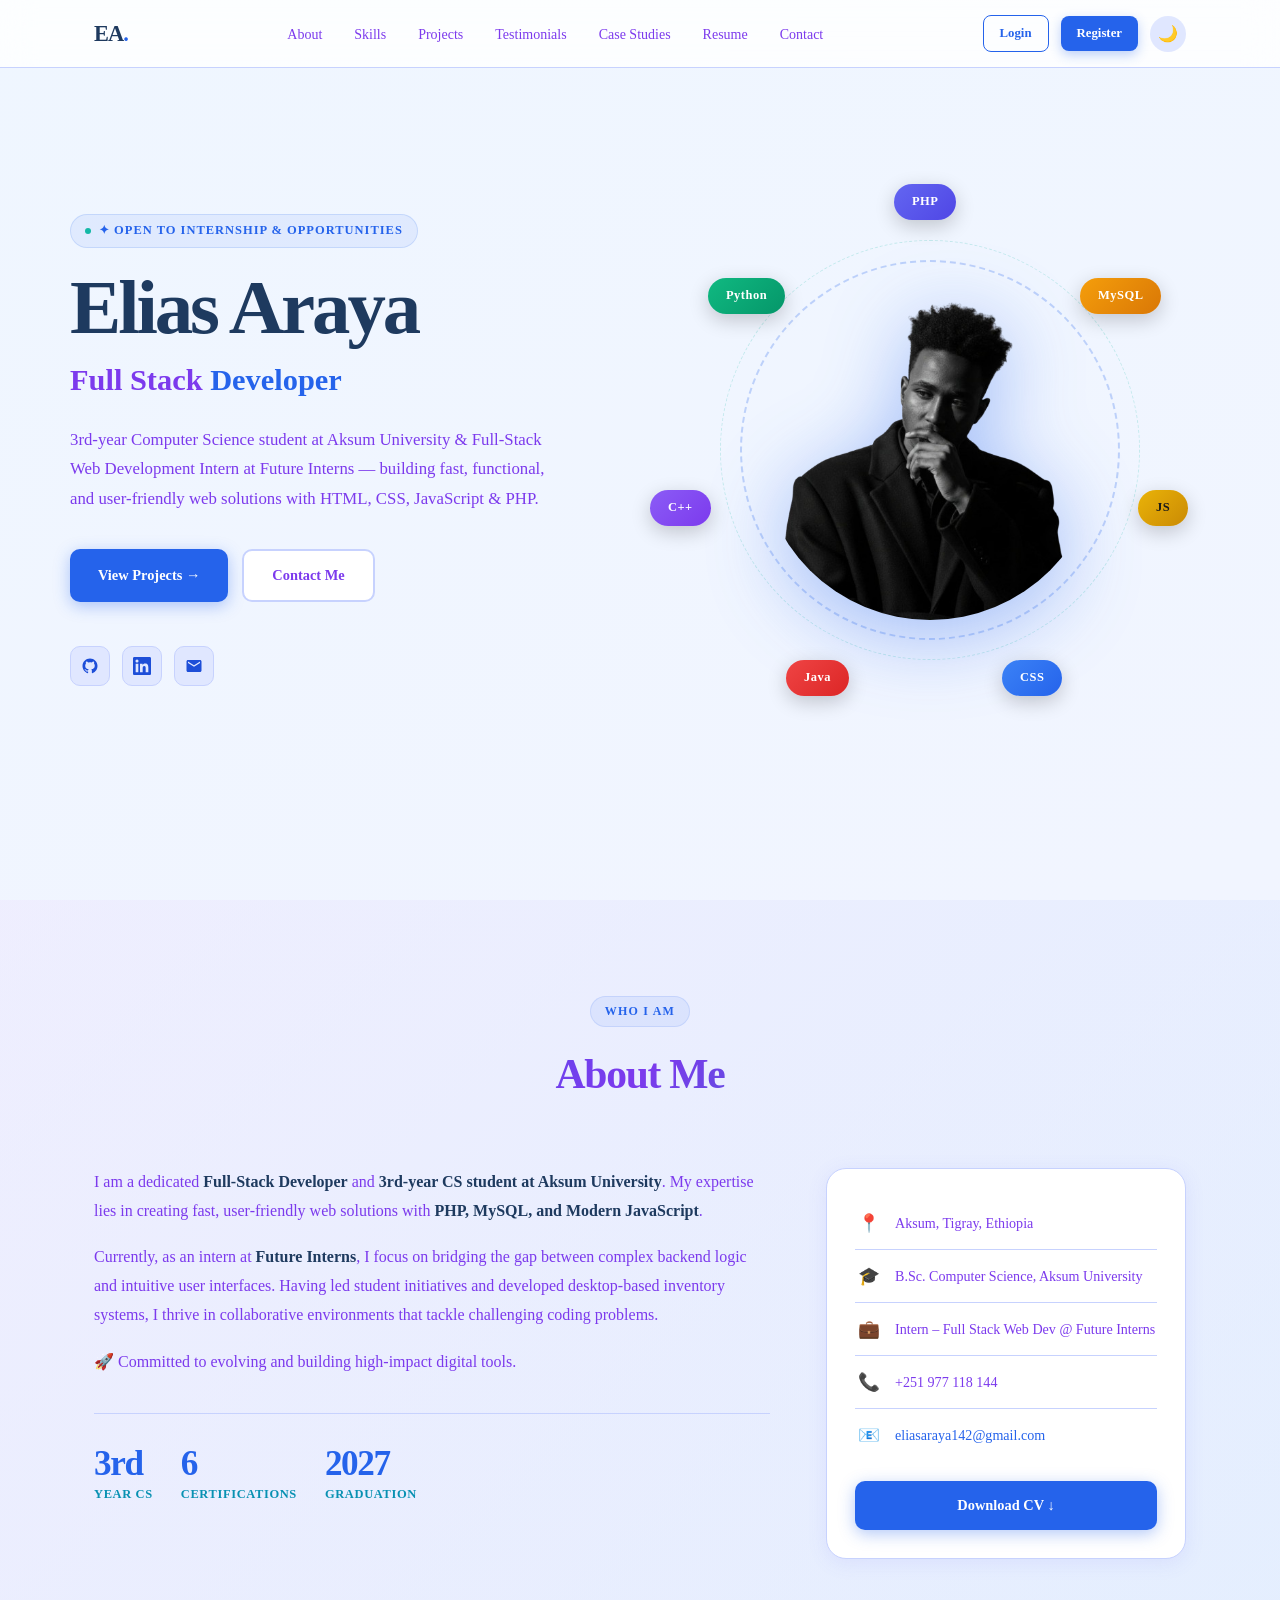
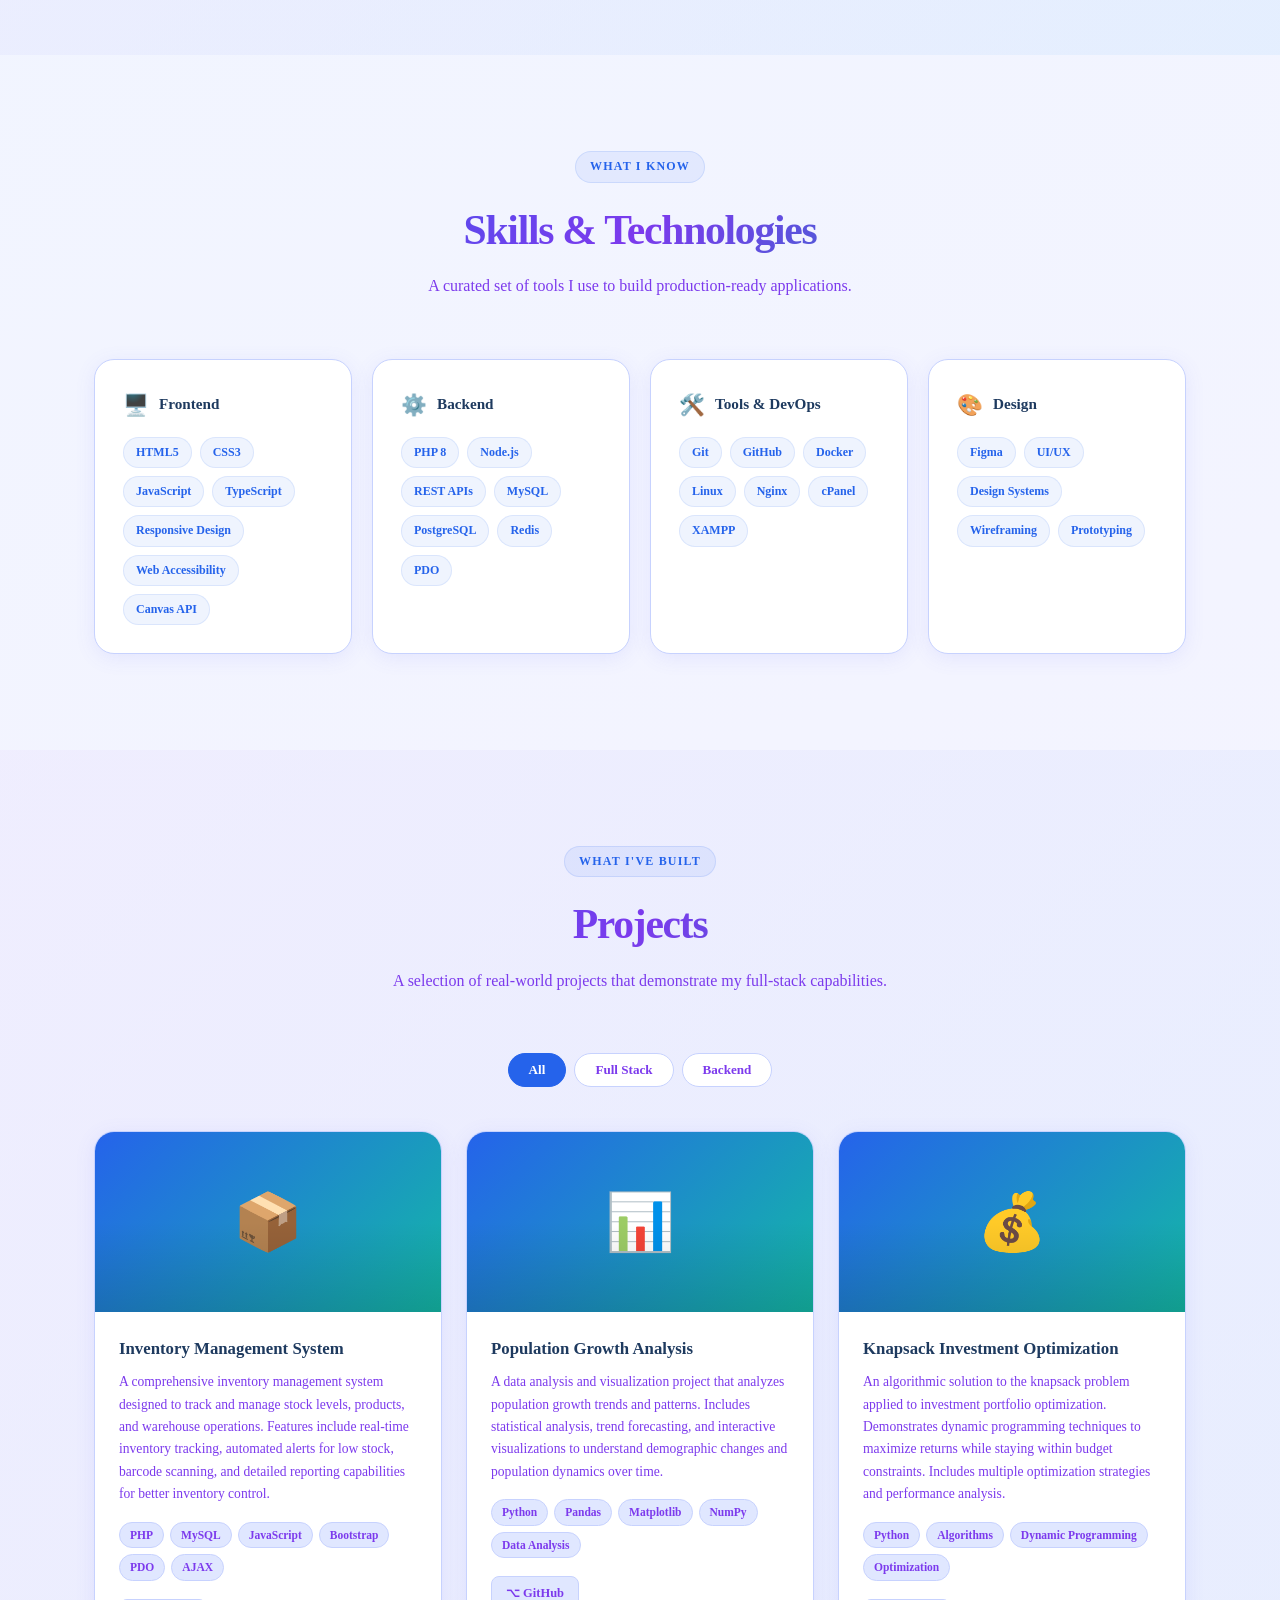
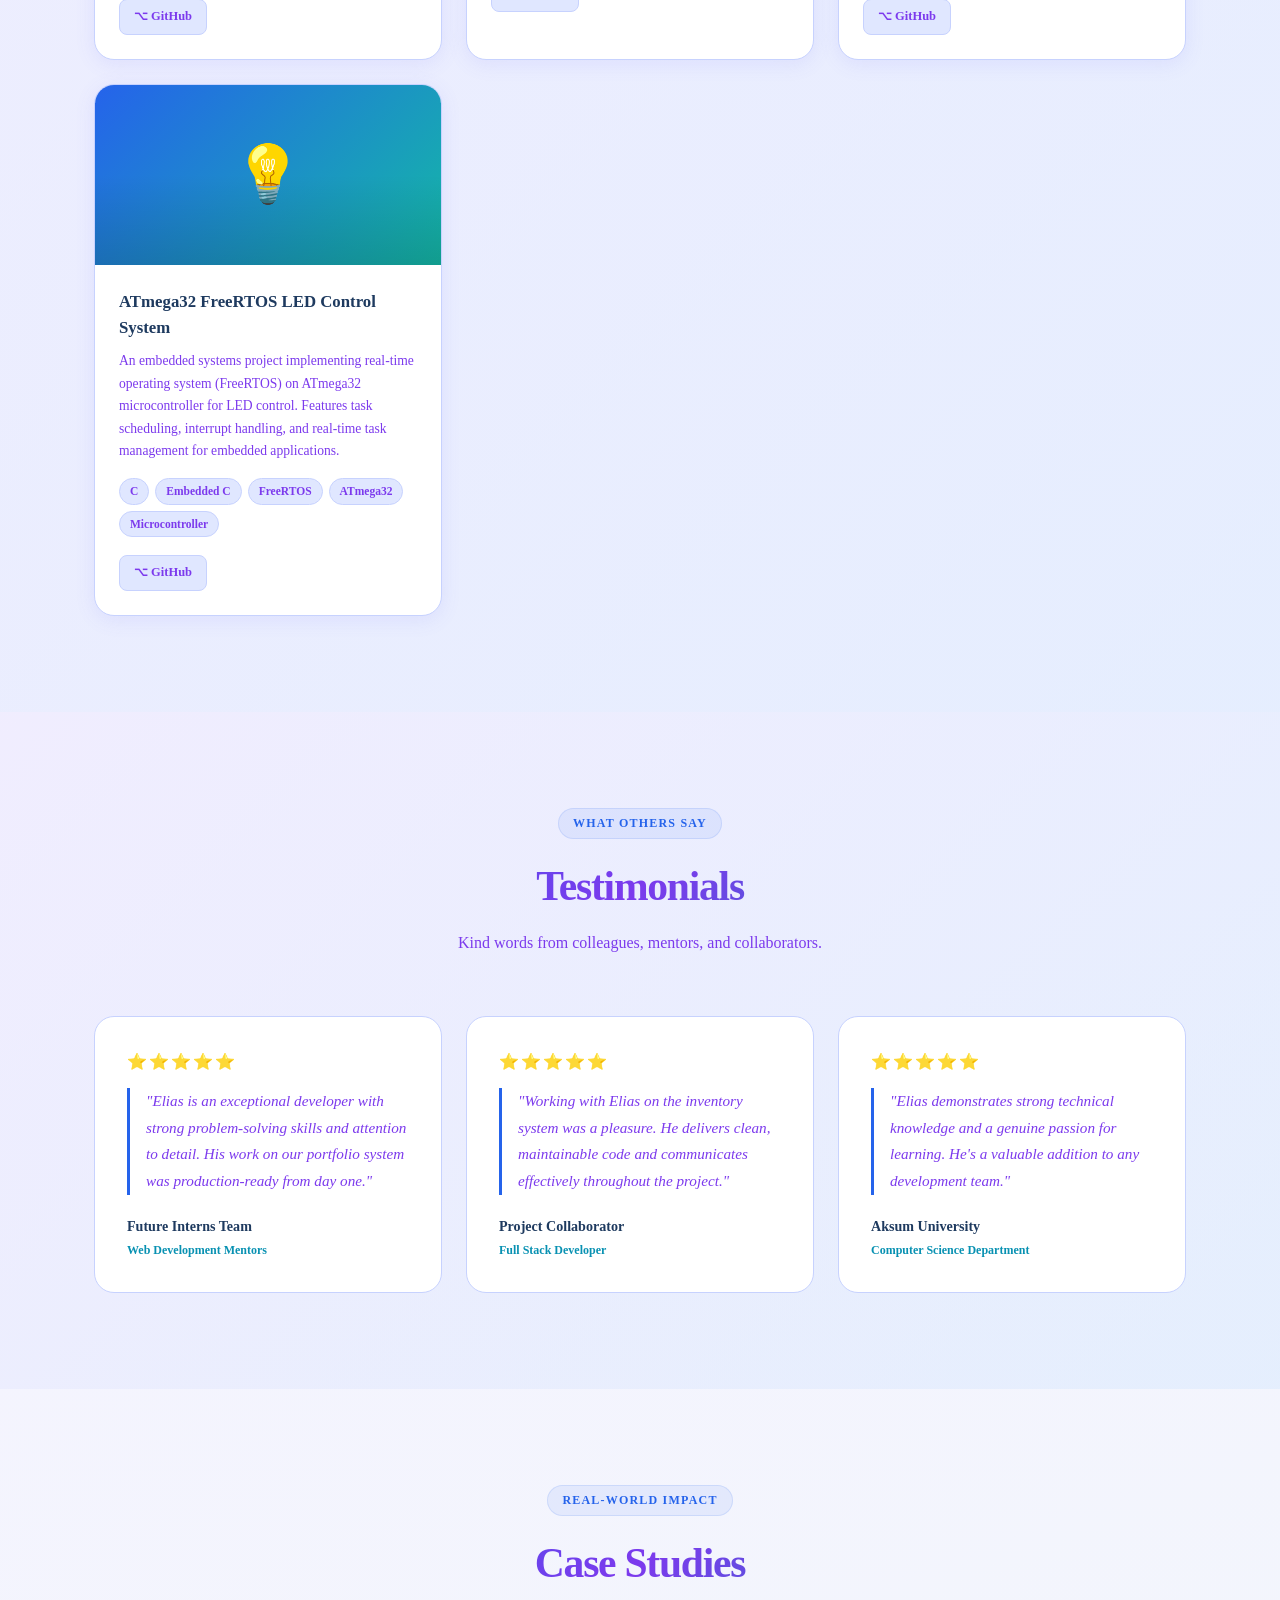
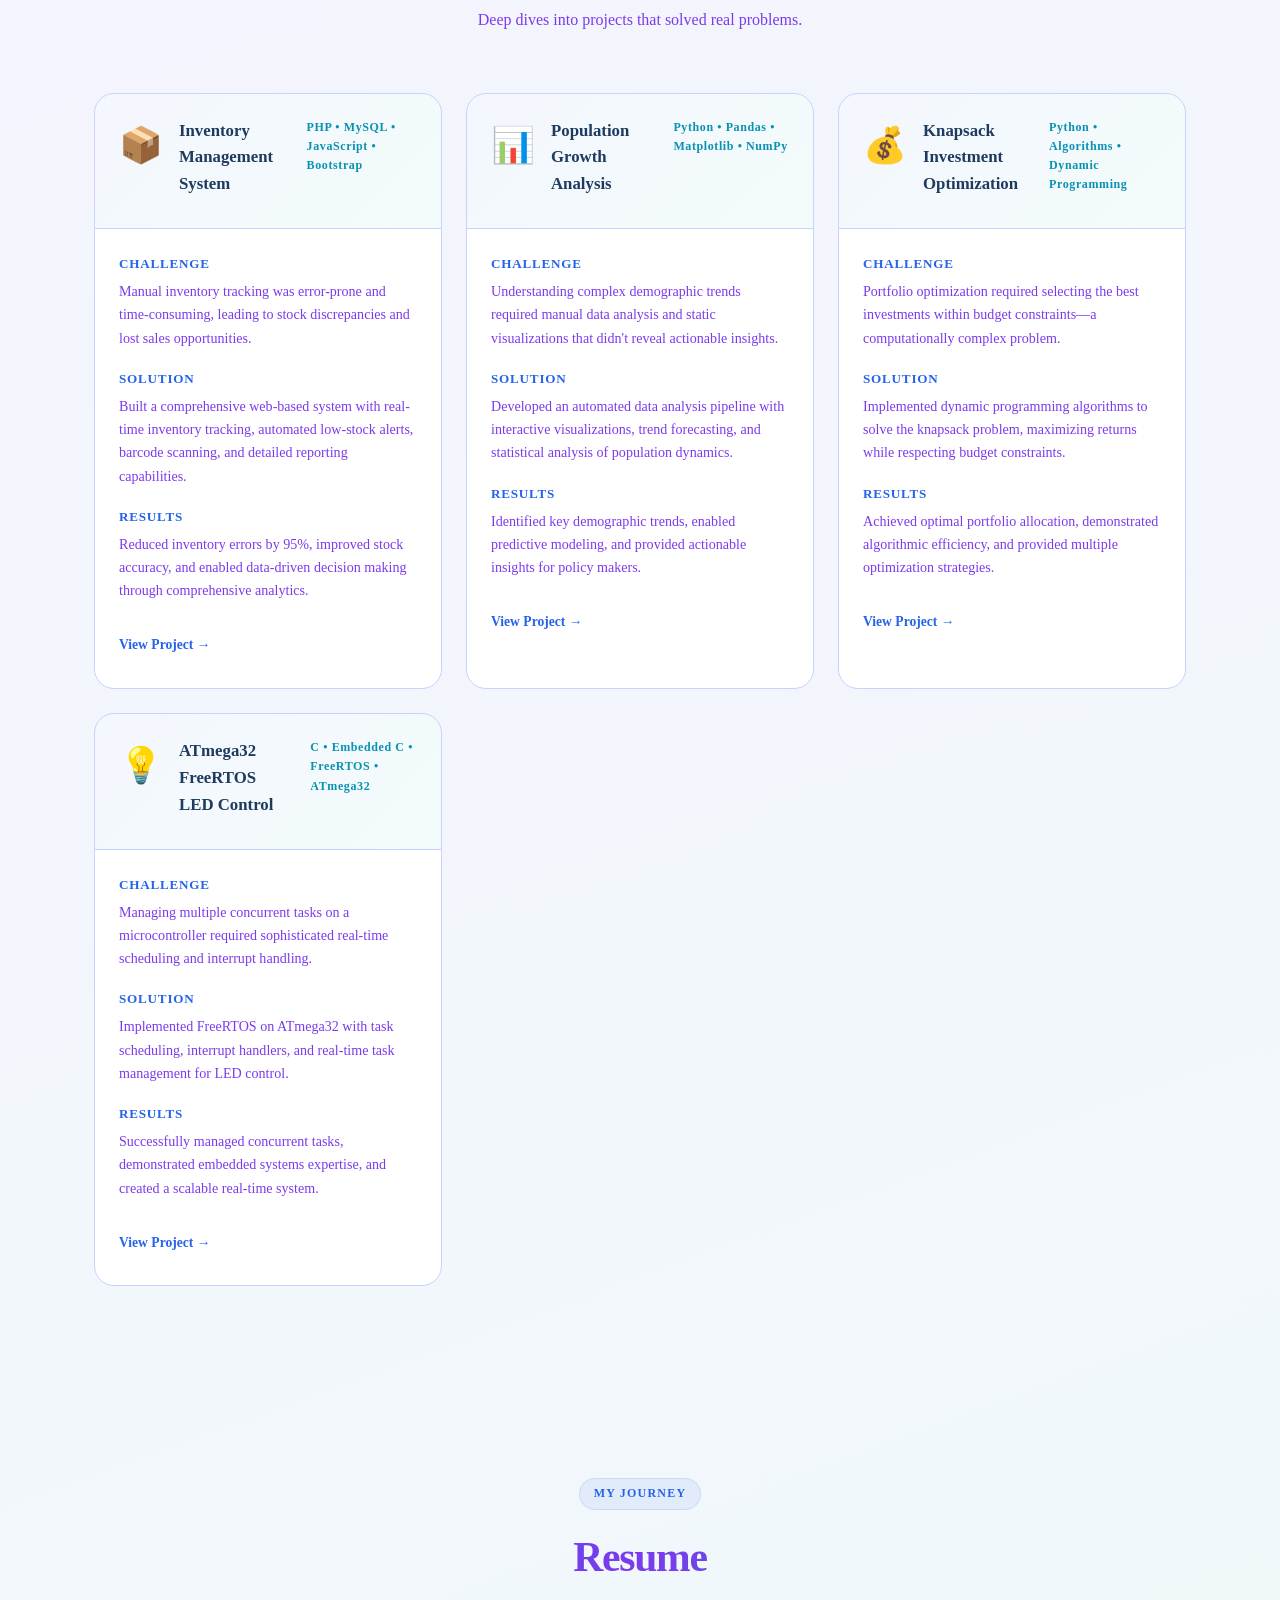
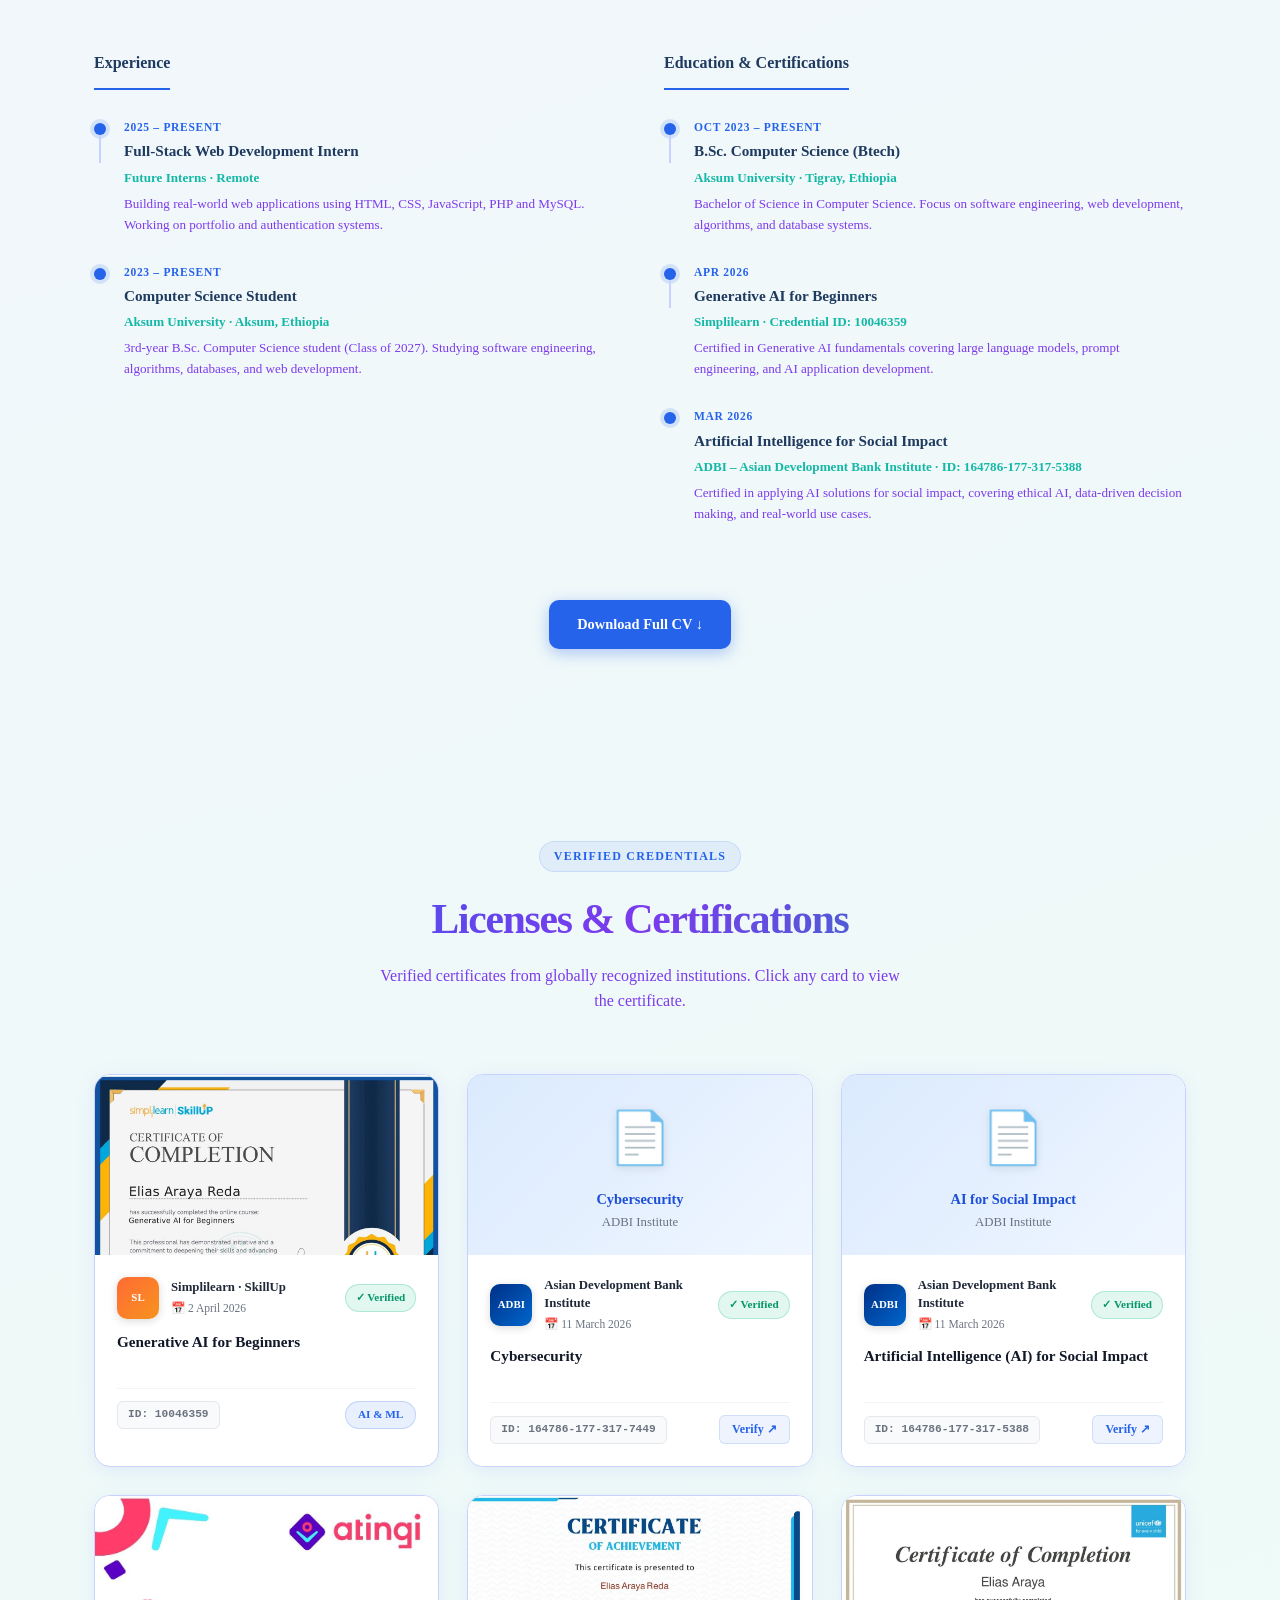
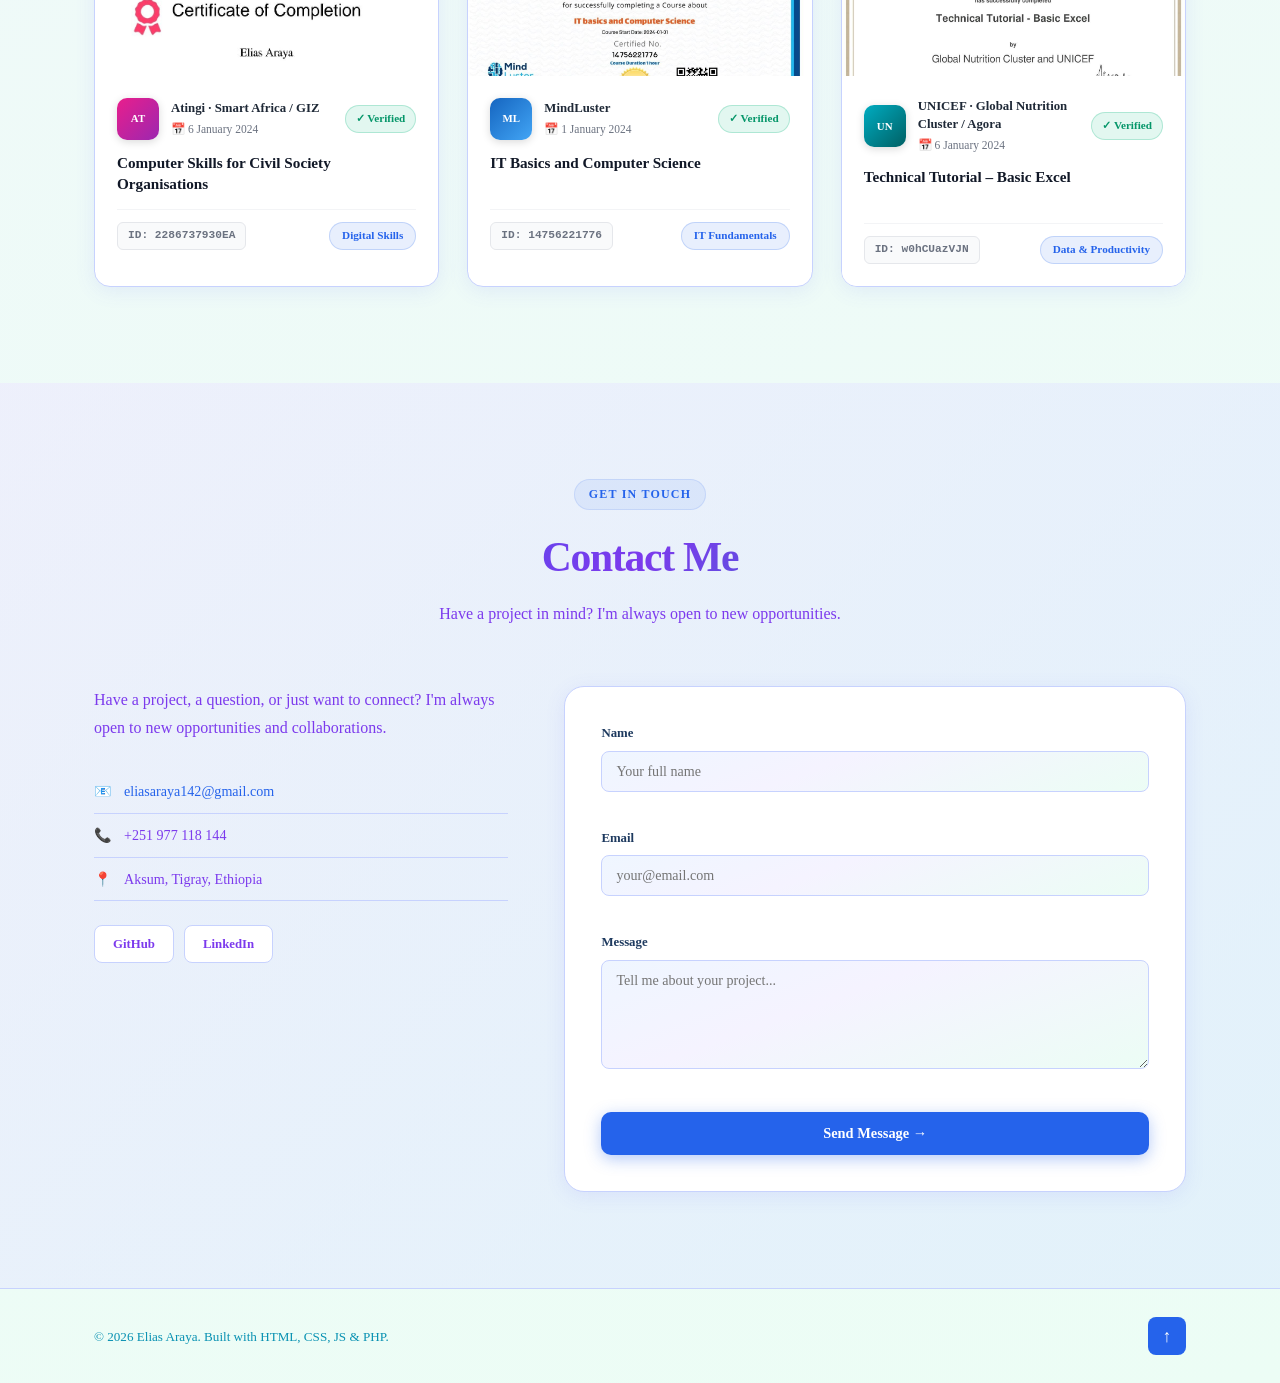
<file: index.html>
<!DOCTYPE html>
<html lang="en" data-theme="light">
<head>
<meta charset="UTF-8"/>
<meta name="viewport" content="width=device-width,initial-scale=1.0"/>
<meta name="description" content="Elias Araya – Computer Science Student &amp; Full Stack Web Development Intern. Building modern web applications with HTML, CSS, JavaScript &amp; PHP."/>
<title>Elias Araya | Full Stack Developer</title>
<link href="https://fonts.googleapis.com/css2?family=Inter:wght@300;400;500;600;700;800;900&display=swap" rel="stylesheet"/>
<style>
:root{
  --p:#2563EB;--pd:#1D4ED8;--ac:#14B8A6;--pu:#8B5CF6;
  --bg:linear-gradient(160deg,#EFF6FF 0%,#F5F3FF 40%,#ECFDF5 100%);
  --bg2:linear-gradient(135deg,#EDE9FE 0%,#DBEAFE 100%);
  --bg3:#E0E7FF;--card:#ffffff;
  --tx:#1E3A5F;--tx2:#7C3AED;--tx3:#0891B2;
  --br:#C7D2FE;--sh:0 4px 24px rgba(99,102,241,.12);--shh:0 12px 40px rgba(99,102,241,.22);
  --r:12px;--rl:20px;--tr:.3s ease;--fn:'Times New Roman',Times,serif;--nh:68px;
}
[data-theme=dark]{
  --bg:#0F172A;--bg2:#1E293B;--bg3:#334155;--card:#1E293B;
  --tx:#93C5FD;--tx2:#C4B5FD;--tx3:#67E8F9;--br:#334155;
  --sh:0 4px 24px rgba(0,0,0,.4);--shh:0 12px 40px rgba(37,99,235,.3);
}
*,*::before,*::after{box-sizing:border-box;margin:0;padding:0}
html{scroll-behavior:smooth;font-size:16px}
body{font-family:var(--fn);background:var(--bg);color:var(--tx);line-height:1.6;overflow-x:hidden;transition:background var(--tr),color var(--tr)}
[data-theme=light] body{background:linear-gradient(160deg,#EFF6FF 0%,#F5F3FF 40%,#ECFDF5 100%);min-height:100vh}
[data-theme=light] .section.alt,[data-theme=light] .about,[data-theme=light] .projects,[data-theme=light] .contact{background:linear-gradient(135deg,rgba(237,233,254,.6) 0%,rgba(219,234,254,.6) 100%)}
[data-theme=light] .nav-header,[data-theme=light] .nav{background:rgba(255,255,255,.82)!important}
[data-theme=light] .skill-card,[data-theme=light] .proj-card,[data-theme=light] .cert-card,[data-theme=light] .about-card,[data-theme=light] .cf{background:#fff;box-shadow:0 4px 20px rgba(99,102,241,.1);border-color:#C7D2FE}
[data-theme=light] .skill-card:hover,[data-theme=light] .proj-card:hover,[data-theme=light] .cert-card:hover{box-shadow:0 12px 40px rgba(99,102,241,.22)}
img{max-width:100%;display:block}
a{color:inherit;text-decoration:none}

/* COLORFUL TEXT OVERRIDES */
.sec-title{background:linear-gradient(135deg,#2563EB,#7C3AED,#0891B2);-webkit-background-clip:text;-webkit-text-fill-color:transparent;background-clip:text}
.sec-chip{color:#D97706;background:rgba(217,119,6,.1);border-color:rgba(217,119,6,.2)}
.sec-sub{color:#0891B2}
.hero-tag{color:#6D28D9}
.hero-badge{color:#059669;background:rgba(5,150,105,.08);border-color:rgba(5,150,105,.2)}
.nav-links a{color:#1D4ED8}
.nav-links a:hover,.nav-links a.active{color:#7C3AED}
.hero-socials a{color:#1D4ED8 !important;pointer-events:auto}
.hero-socials a:hover{color:#fff !important}
.about-p{color:#1E3A5F}
.about-p strong{color:#DC2626}
.stat-n{color:#D97706}
.stat-l{color:#0891B2}
.info-row{color:#374151}
.skill-card-title{color:#7C3AED}
.tag{color:#0891B2;background:rgba(8,145,178,.08);border-color:rgba(8,145,178,.15)}
.tag:hover{background:#0891B2;color:#fff}
.proj-title{color:#1D4ED8}
.proj-desc{color:#374151}
.tl-date{color:#D97706}
.tl-title{color:#1E3A5F}
.tl-co{color:#059669}
.tl-desc{color:#374151}
.tl-head{color:#7C3AED;border-color:#7C3AED}
.contact-intro{color:#1E3A5F}
.contact-row{color:#374151}
.contact-row a{color:#2563EB !important;text-decoration:none;pointer-events:auto}
.contact-row a:hover{text-decoration:underline}
.soc-btn{pointer-events:auto}
.footer-copy{color:#6D28D9}
.hero-role span{color:#DC2626}
ul{list-style:none}
button{cursor:pointer;border:none;background:none;font-family:var(--fn)}

/* NAV */
.nav{position:fixed;top:0;left:0;right:0;height:var(--nh);z-index:999;background:rgba(255,255,255,.85);backdrop-filter:blur(16px);-webkit-backdrop-filter:blur(16px);border-bottom:1px solid var(--br);transition:all var(--tr)}
[data-theme=dark] .nav{background:rgba(15,23,42,.85)}
.nav.scrolled{box-shadow:var(--sh)}
.nav-inner{max-width:1140px;margin:0 auto;padding:0 24px;height:100%;display:flex;align-items:center;justify-content:space-between}
.nav-logo{font-size:1.4rem;font-weight:900;letter-spacing:-.04em;color:var(--tx)}
.nav-logo span{color:var(--p)}
.nav-links{display:flex;gap:32px}
.nav-links a{font-size:.875rem;font-weight:500;color:var(--tx2);transition:color var(--tr);position:relative;padding-bottom:2px}
.nav-links a::after{content:'';position:absolute;bottom:-2px;left:0;width:0;height:2px;background:var(--p);border-radius:2px;transition:width var(--tr)}
.nav-links a:hover,.nav-links a.active{color:var(--p)}
.nav-links a:hover::after,.nav-links a.active::after{width:100%}
.nav-right{display:flex;align-items:center;gap:12px}
.nav-auth-link{font-size:.8rem;font-weight:600;padding:7px 16px;border-radius:8px;transition:all var(--tr)}
.nav-login{color:var(--p);border:1.5px solid var(--p)}
.nav-login:hover{background:var(--p);color:#fff}
.nav-register{background:var(--p);color:#fff;box-shadow:0 4px 12px rgba(37,99,235,.3)}
.nav-register:hover{background:var(--pd);transform:translateY(-1px)}
.theme-btn{width:36px;height:36px;border-radius:50%;background:var(--bg3);display:flex;align-items:center;justify-content:center;font-size:1rem;transition:all var(--tr)}
.theme-btn:hover{transform:rotate(20deg)}
.hamburger{display:none;flex-direction:column;gap:5px;padding:4px}
.hamburger span{display:block;width:22px;height:2px;background:var(--tx);border-radius:2px;transition:all var(--tr)}

/* HERO */
.hero{min-height:100vh;display:flex;align-items:center;padding:calc(var(--nh)+40px) 24px 80px;max-width:1140px;margin:0 auto;gap:60px}
.hero-text{flex:1;max-width:580px}
.hero-badge{display:inline-flex;align-items:center;gap:8px;background:rgba(37,99,235,.08);color:var(--p);font-size:.78rem;font-weight:700;letter-spacing:.08em;text-transform:uppercase;padding:6px 14px;border-radius:100px;margin-bottom:20px;border:1px solid rgba(37,99,235,.15)}
.hero-badge::before{content:'';width:6px;height:6px;border-radius:50%;background:var(--ac);animation:pulse 2s infinite}
@keyframes pulse{0%,100%{opacity:1;transform:scale(1)}50%{opacity:.5;transform:scale(1.4)}}
.hero-name{font-size:clamp(2.8rem,6vw,4.8rem);font-weight:900;letter-spacing:-.04em;line-height:1.05;color:var(--tx);margin-bottom:8px;font-family:'Segoe Print','Comic Sans MS',cursive}
.hero-role{font-size:clamp(1.3rem,3vw,1.9rem);font-weight:700;color:var(--tx2);margin-bottom:20px;font-family:'Segoe Print','Comic Sans MS',cursive}
.hero-role span{color:var(--p)}
.hero-tag{font-size:1.05rem;color:var(--tx2);line-height:1.75;max-width:480px;margin-bottom:36px}
.hero-cta{display:flex;gap:14px;flex-wrap:wrap;margin-bottom:44px}
.btn{display:inline-flex;align-items:center;gap:8px;padding:13px 28px;border-radius:10px;font-size:.9rem;font-weight:700;transition:all var(--tr);cursor:pointer;font-family:var(--fn)}
.btn-primary{background:var(--p);color:#fff;box-shadow:0 4px 16px rgba(37,99,235,.35)}
.btn-primary:hover{background:var(--pd);transform:translateY(-2px);box-shadow:0 8px 24px rgba(37,99,235,.45)}
.btn-ghost{border:2px solid var(--br);color:var(--tx2);background:var(--card)}
.btn-ghost:hover{border-color:var(--p);color:var(--p);transform:translateY(-2px)}
.hero-socials{display:flex;gap:12px}
.hero-socials a{width:40px;height:40px;border-radius:10px;background:var(--bg3);display:flex;align-items:center;justify-content:center;color:var(--tx2);transition:all var(--tr);border:1px solid var(--br)}
.hero-socials a:hover{background:var(--p);color:#fff;border-color:var(--p);transform:translateY(-3px)}
.hero-socials svg{width:18px;height:18px}
.hero-visual{flex:0 0 auto;position:relative;width:560px;height:560px}
.av-wrap{position:absolute;top:50%;left:50%;transform:translate(-50%,-50%);width:340px;height:340px;overflow:visible}
.av-ring{position:absolute;inset:-20px;border-radius:50%;border:2px dashed rgba(37,99,235,.25);animation:spin 25s linear infinite}
.av-ring2{position:absolute;inset:-40px;border-radius:50%;border:1px dashed rgba(20,184,166,.2);animation:spin 40s linear infinite reverse}
@keyframes spin{to{transform:rotate(360deg)}}
.av-inner{width:340px;height:340px;border-radius:0 0 50% 50%;object-fit:contain;object-position:center bottom;display:block;opacity:1;filter:drop-shadow(0 16px 40px rgba(37,99,235,.4))}
.fl-badge{
  position:absolute;
  border-radius:100px;
  padding:8px 18px;
  font-size:.78rem;
  font-weight:800;
  box-shadow:0 6px 20px rgba(0,0,0,.2);
  letter-spacing:.04em;
  white-space:nowrap;
  text-align:center;
  transition:transform .3s ease,box-shadow .3s ease;
  animation:badgeFloat 3s ease-in-out infinite;
}
.fl-badge:hover{transform:scale(1.18)!important;box-shadow:0 10px 28px rgba(0,0,0,.3)}

/* All on radius=250px from center(280,280). halfW=36, halfH=16 */
.fl1{left:244px; top:14px;  background:linear-gradient(135deg,#6366F1,#4F46E5);color:#fff;animation-delay:0s}
.fl2{left:430px; top:108px; background:linear-gradient(135deg,#F59E0B,#D97706);color:#fff;animation-delay:.43s}
.fl3{left:488px; top:320px; background:linear-gradient(135deg,#EAB308,#CA8A04);color:#1a1a1a;animation-delay:.86s}
.fl4{left:352px; top:490px; background:linear-gradient(135deg,#3B82F6,#2563EB);color:#fff;animation-delay:1.29s}
.fl5{left:136px; top:490px; background:linear-gradient(135deg,#EF4444,#DC2626);color:#fff;animation-delay:1.71s}
.fl6{left:0px;   top:320px; background:linear-gradient(135deg,#8B5CF6,#7C3AED);color:#fff;animation-delay:2.14s}
.fl7{left:58px;  top:108px; background:linear-gradient(135deg,#10B981,#059669);color:#fff;animation-delay:2.57s}

@keyframes badgeFloat{
  0%,100%{transform:translateY(0) scale(1)}
  50%{transform:translateY(-10px) scale(1.06)}
}

/* SECTIONS */
.section{padding:96px 0}
.section.alt{background:var(--bg2)}
.wrap{max-width:1140px;margin:0 auto;padding:0 24px}
.sec-head{text-align:center;margin-bottom:60px}
.sec-chip{display:inline-block;font-size:.75rem;font-weight:700;letter-spacing:.1em;text-transform:uppercase;color:var(--p);background:rgba(37,99,235,.08);padding:5px 14px;border-radius:100px;margin-bottom:14px;border:1px solid rgba(37,99,235,.12)}
.sec-title{font-size:clamp(1.8rem,4vw,2.6rem);font-weight:900;letter-spacing:-.03em;color:var(--tx)}
.sec-sub{font-size:1rem;color:var(--tx2);margin-top:10px;max-width:520px;margin-left:auto;margin-right:auto}

/* ABOUT */
.about-grid{display:grid;grid-template-columns:1fr 360px;gap:56px;align-items:start}
.about-p{color:var(--tx2);margin-bottom:18px;font-size:1rem;line-height:1.8}
.about-p strong{color:var(--tx);font-weight:700}
.about-stats{display:flex;gap:28px;margin-top:36px;padding-top:32px;border-top:1px solid var(--br)}
.stat-n{font-size:2.2rem;font-weight:900;color:var(--p);letter-spacing:-.04em;line-height:1}
.stat-l{font-size:.78rem;color:var(--tx3);font-weight:600;margin-top:4px;text-transform:uppercase;letter-spacing:.05em}
.about-card{background:var(--card);border:1px solid var(--br);border-radius:var(--rl);padding:28px;box-shadow:var(--sh)}
.info-row{display:flex;align-items:center;gap:12px;padding:12px 0;border-bottom:1px solid var(--br);font-size:.88rem;color:var(--tx2)}
.info-row:last-of-type{border-bottom:none}
.info-icon{font-size:1.1rem;width:28px;text-align:center}

/* SKILLS */
.skills-grid{display:grid;grid-template-columns:repeat(auto-fit,minmax(240px,1fr));gap:20px}
.skill-card{background:var(--card);border:1px solid var(--br);border-radius:var(--rl);padding:28px;transition:all var(--tr)}
.skill-card:hover{transform:translateY(-4px);box-shadow:var(--shh);border-color:rgba(37,99,235,.2)}
.skill-card-title{font-size:.95rem;font-weight:800;color:var(--tx);margin-bottom:16px;display:flex;align-items:center;gap:10px}
.skill-icon{font-size:1.3rem}
.tags{display:flex;flex-wrap:wrap;gap:8px}
.tag{display:inline-block;padding:5px 12px;background:rgba(37,99,235,.07);color:var(--p);border-radius:100px;font-size:.75rem;font-weight:700;transition:all var(--tr);border:1px solid rgba(37,99,235,.1)}
.tag:hover{background:var(--p);color:#fff}

/* PROJECTS */
.projects-filter{display:flex;gap:8px;justify-content:center;flex-wrap:wrap;margin-bottom:44px}
.flt{padding:8px 20px;border-radius:100px;font-size:.82rem;font-weight:700;color:var(--tx2);background:var(--card);border:1.5px solid var(--br);transition:all var(--tr);cursor:pointer;font-family:var(--fn)}
.flt:hover,.flt.on{background:var(--p);color:#fff;border-color:var(--p)}
.projects-grid{display:grid;grid-template-columns:repeat(auto-fill,minmax(340px,1fr));gap:24px}
.proj-card{background:var(--card);border:1px solid var(--br);border-radius:var(--rl);overflow:hidden;transition:all var(--tr);position:relative}
.proj-card:hover{transform:translateY(-6px);box-shadow:var(--shh)}
.proj-card.hide{display:none}
.proj-thumb{height:180px;background:linear-gradient(135deg,var(--p),var(--ac));display:flex;align-items:center;justify-content:center;font-size:3.5rem;position:relative;overflow:hidden}
.proj-thumb::after{content:'';position:absolute;inset:0;background:linear-gradient(to bottom,transparent 50%,rgba(0,0,0,.15))}
.proj-body{padding:24px}
.proj-title{font-size:1.05rem;font-weight:800;color:var(--tx);margin-bottom:8px}
.proj-desc{font-size:.85rem;color:var(--tx2);line-height:1.65;margin-bottom:16px}
.proj-tech{display:flex;flex-wrap:wrap;gap:6px;margin-bottom:18px}
.proj-tech span{font-size:.72rem;font-weight:700;padding:3px 10px;border-radius:100px;background:var(--bg3);color:var(--tx2);border:1px solid var(--br)}
.proj-links{display:flex;gap:10px}
.proj-link{display:inline-flex;align-items:center;gap:6px;font-size:.78rem;font-weight:700;padding:7px 14px;border-radius:8px;transition:all var(--tr)}
.proj-link.gh{background:var(--bg3);color:var(--tx2);border:1px solid var(--br)}
.proj-link.gh:hover{background:var(--tx);color:#fff}
.proj-link.live{background:var(--p);color:#fff}
.proj-link.live:hover{background:var(--pd)}

/* RESUME */
.resume-grid{display:grid;grid-template-columns:1fr 1fr;gap:48px;margin-bottom:48px}
.tl-head{font-size:1rem;font-weight:800;color:var(--tx);margin-bottom:28px;padding-bottom:12px;border-bottom:2px solid var(--p);display:inline-block}
.tl-item{display:flex;gap:18px;margin-bottom:28px}
.tl-dot{flex-shrink:0;width:12px;height:12px;border-radius:50%;background:var(--p);margin-top:5px;box-shadow:0 0 0 4px rgba(37,99,235,.15);position:relative}
.tl-dot::after{content:'';position:absolute;top:12px;left:5px;width:2px;height:calc(100% + 16px);background:var(--br)}
.tl-item:last-child .tl-dot::after{display:none}
.tl-date{font-size:.72rem;font-weight:700;color:var(--p);text-transform:uppercase;letter-spacing:.06em}
.tl-title{font-size:.95rem;font-weight:800;color:var(--tx);margin:3px 0}
.tl-co{font-size:.82rem;color:var(--ac);font-weight:600;margin-bottom:5px}
.tl-desc{font-size:.82rem;color:var(--tx2);line-height:1.6}
.resume-cta{text-align:center}

/* CONTACT */
.contact-grid{display:grid;grid-template-columns:1fr 1.5fr;gap:56px;align-items:start}
.contact-intro{font-size:1rem;color:var(--tx2);line-height:1.75;margin-bottom:28px}
.contact-row{display:flex;align-items:center;gap:12px;padding:10px 0;border-bottom:1px solid var(--br);font-size:.88rem;color:var(--tx2)}
.contact-row:last-of-type{border-bottom:none}
.contact-row a{color:var(--p)}
.contact-socials{display:flex;gap:10px;margin-top:24px;flex-wrap:wrap}
.soc-btn{padding:8px 18px;border-radius:8px;background:var(--card);border:1.5px solid var(--br);font-size:.8rem;font-weight:700;color:var(--tx2);transition:all var(--tr)}
.soc-btn:hover{background:var(--p);color:#fff;border-color:var(--p);transform:translateY(-2px)}
.cf{background:var(--card);border:1px solid var(--br);border-radius:var(--rl);padding:36px;box-shadow:var(--sh)}
.fg{margin-bottom:18px}
.fg label{display:block;font-size:.8rem;font-weight:700;color:var(--tx);margin-bottom:7px}
.fg input,.fg textarea{width:100%;padding:11px 14px;border:1.5px solid var(--br);border-radius:8px;background:var(--bg);color:var(--tx);font-family:var(--fn);font-size:.88rem;outline:none;transition:all var(--tr);resize:vertical}
.fg input:focus,.fg textarea:focus{border-color:var(--p);box-shadow:0 0 0 3px rgba(37,99,235,.1)}
.fg input.err,.fg textarea.err{border-color:#EF4444}
.ferr{font-size:.74rem;color:#EF4444;margin-top:4px;min-height:14px}
.cf-fb{margin-top:14px;padding:11px 14px;border-radius:8px;font-size:.85rem;font-weight:600;display:none}
.cf-fb.ok{display:block;background:rgba(20,184,166,.1);color:#0D9488;border:1px solid rgba(20,184,166,.25)}
.cf-fb.fail{display:block;background:rgba(239,68,68,.1);color:#DC2626;border:1px solid rgba(239,68,68,.25)}

/* TESTIMONIALS */
.testimonials-grid{display:grid;grid-template-columns:repeat(auto-fit,minmax(320px,1fr));gap:24px}
.testimonial-card{background:var(--card);border:1px solid var(--br);border-radius:var(--rl);padding:32px;transition:all var(--tr);position:relative;overflow:hidden}
.testimonial-card::before{content:'';position:absolute;top:0;left:0;right:0;height:3px;background:linear-gradient(90deg,var(--p),var(--ac));transform:scaleX(0);transform-origin:left;transition:transform var(--tr)}
.testimonial-card:hover{transform:translateY(-4px);box-shadow:var(--shh);border-color:rgba(37,99,235,.2)}
.testimonial-card:hover::before{transform:scaleX(1)}
.testimonial-stars{font-size:1rem;margin-bottom:14px;letter-spacing:2px}
.testimonial-quote{font-size:.95rem;color:var(--tx2);line-height:1.75;margin-bottom:20px;font-style:italic;border-left:3px solid var(--p);padding-left:16px}
.testimonial-author{display:flex;flex-direction:column;gap:4px}
.testimonial-name{font-size:.88rem;font-weight:800;color:var(--tx)}
.testimonial-role{font-size:.75rem;color:var(--tx3);font-weight:600}

/* CASE STUDIES */
.case-studies-grid{display:grid;grid-template-columns:repeat(auto-fit,minmax(340px,1fr));gap:24px}
.case-study-card{background:var(--card);border:1px solid var(--br);border-radius:var(--rl);overflow:hidden;transition:all var(--tr)}
.case-study-card:hover{transform:translateY(-6px);box-shadow:var(--shh);border-color:rgba(37,99,235,.2)}
.cs-header{padding:24px;background:linear-gradient(135deg,rgba(37,99,235,.05),rgba(20,184,166,.05));border-bottom:1px solid var(--br);display:flex;align-items:flex-start;gap:16px}
.cs-icon{font-size:2.2rem;flex-shrink:0}
.cs-title{font-size:1.05rem;font-weight:800;color:var(--tx);margin-bottom:6px}
.cs-tech{font-size:.75rem;color:var(--tx3);font-weight:600;letter-spacing:.05em}
.cs-body{padding:24px}
.cs-section{margin-bottom:18px}
.cs-section:last-of-type{margin-bottom:24px}
.cs-label{font-size:.82rem;font-weight:800;color:var(--p);text-transform:uppercase;letter-spacing:.06em;margin-bottom:6px}
.cs-text{font-size:.88rem;color:var(--tx2);line-height:1.65}
.cs-link{display:inline-flex;align-items:center;gap:6px;font-size:.85rem;font-weight:700;color:var(--p);text-decoration:none;transition:all var(--tr);padding:8px 0}
.cs-link:hover{gap:10px;color:var(--pd)}

/* FOOTER */
.footer{padding:28px 0;border-top:1px solid var(--br)}
.footer-in{display:flex;align-items:center;justify-content:space-between}
.footer-copy{font-size:.82rem;color:var(--tx3)}
.btt{width:38px;height:38px;border-radius:8px;background:var(--p);color:#fff;display:flex;align-items:center;justify-content:center;font-size:1.1rem;font-weight:700;transition:all var(--tr)}
.btt:hover{background:var(--pd);transform:translateY(-3px)}

/* ANIMATIONS */
.fi{opacity:0;transform:translateY(30px);transition:opacity .65s ease,transform .65s ease}
.fi.show{opacity:1;transform:translateY(0)}

/* RESPONSIVE */
@media(max-width:960px){
  .hero{flex-direction:column;text-align:center;padding-top:calc(var(--nh)+24px)}
  .hero-cta,.hero-socials{justify-content:center}
  .hero-tag{margin:0 auto 36px}
  .hero-visual{width:280px;height:280px}
  .av-wrap{width:240px;height:240px}
  .av-inner{width:240px;height:240px}
  .about-grid{grid-template-columns:1fr}
  .resume-grid{grid-template-columns:1fr}
  .contact-grid{grid-template-columns:1fr}
}
@media(max-width:640px){
  .nav-links{display:none;position:fixed;top:var(--nh);left:0;right:0;background:var(--bg);border-bottom:1px solid var(--br);flex-direction:column;padding:16px 24px;gap:0;box-shadow:var(--sh)}
  .nav-links.open{display:flex}
  .nav-links li{border-bottom:1px solid var(--br)}
  .nav-links a{display:block;padding:13px 0;font-size:.95rem}
  .hamburger{display:flex}
  .nav-auth-link{display:none}
  .section{padding:64px 0}
  .projects-grid{grid-template-columns:1fr}
  .footer-in{flex-direction:column;gap:14px;text-align:center}
}
</style>
</head>
<body>

<!-- NAV -->
<header class="nav" id="nav">
  <div class="nav-inner">
    <a href="#hero" class="nav-logo">EA<span>.</span></a>
    <ul class="nav-links" id="navLinks">
      <li><a href="#about">About</a></li>
      <li><a href="#skills">Skills</a></li>
      <li><a href="#projects">Projects</a></li>
      <li><a href="#testimonials">Testimonials</a></li>
      <li><a href="#case-studies">Case Studies</a></li>
      <li><a href="#resume">Resume</a></li>
      <li><a href="#contact">Contact</a></li>
    </ul>
    <div class="nav-right">
      <a href="login.php" class="nav-auth-link nav-login">Login</a>
      <a href="register.php" class="nav-auth-link nav-register">Register</a>
      <button class="theme-btn" id="themeBtn" aria-label="Toggle theme">🌙</button>
      <button class="hamburger" id="hamburger" aria-label="Menu"><span></span><span></span><span></span></button>
    </div>
  </div>
</header>

<!-- HERO -->
<section class="hero" id="hero">
  <div class="hero-text fi">
    <div class="hero-badge">✦ Open to Internship & Opportunities</div>
    <h1 class="hero-name">Elias Araya</h1>
    <h2 class="hero-role">Full Stack <span>Developer</span></h2>
    <p class="hero-tag">3rd-year Computer Science student at Aksum University & Full-Stack Web Development Intern at Future Interns — building fast, functional, and user-friendly web solutions with HTML, CSS, JavaScript & PHP.</p>
    <div class="hero-cta">
      <a href="#projects" class="btn btn-primary">View Projects →</a>
      <a href="#contact" class="btn btn-ghost">Contact Me</a>
    </div>
    <div class="hero-socials">
      <a href="https://github.com" target="_blank" rel="noopener" aria-label="GitHub">
        <svg viewBox="0 0 24 24" fill="currentColor"><path d="M12 2C6.477 2 2 6.484 2 12.017c0 4.425 2.865 8.18 6.839 9.504.5.092.682-.217.682-.483 0-.237-.008-.868-.013-1.703-2.782.605-3.369-1.343-3.369-1.343-.454-1.158-1.11-1.466-1.11-1.466-.908-.62.069-.608.069-.608 1.003.07 1.531 1.032 1.531 1.032.892 1.53 2.341 1.088 2.91.832.092-.647.35-1.088.636-1.338-2.22-.253-4.555-1.113-4.555-4.951 0-1.093.39-1.988 1.029-2.688-.103-.253-.446-1.272.098-2.65 0 0 .84-.27 2.75 1.026A9.564 9.564 0 0112 6.844c.85.004 1.705.115 2.504.337 1.909-1.296 2.747-1.027 2.747-1.027.546 1.379.202 2.398.1 2.651.64.7 1.028 1.595 1.028 2.688 0 3.848-2.339 4.695-4.566 4.943.359.309.678.92.678 1.855 0 1.338-.012 2.419-.012 2.747 0 .268.18.58.688.482A10.019 10.019 0 0022 12.017C22 6.484 17.522 2 12 2z"/></svg>
      </a>
      <a href="https://www.linkedin.com/in/elias-araya-cs" target="_blank" rel="noopener" aria-label="LinkedIn">
        <svg viewBox="0 0 24 24" fill="currentColor"><path d="M20.447 20.452h-3.554v-5.569c0-1.328-.027-3.037-1.852-3.037-1.853 0-2.136 1.445-2.136 2.939v5.667H9.351V9h3.414v1.561h.046c.477-.9 1.637-1.85 3.37-1.85 3.601 0 4.267 2.37 4.267 5.455v6.286zM5.337 7.433a2.062 2.062 0 01-2.063-2.065 2.064 2.064 0 112.063 2.065zm1.782 13.019H3.555V9h3.564v11.452zM22.225 0H1.771C.792 0 0 .774 0 1.729v20.542C0 23.227.792 24 1.771 24h20.451C23.2 24 24 23.227 24 22.271V1.729C24 .774 23.2 0 22.222 0h.003z"/></svg>
      </a>
      <a href="mailto:eliasaraya142@gmail.com" aria-label="Email">
        <svg viewBox="0 0 24 24" fill="currentColor"><path d="M20 4H4c-1.1 0-2 .9-2 2v12c0 1.1.9 2 2 2h16c1.1 0 2-.9 2-2V6c0-1.1-.9-2-2-2zm0 4l-8 5-8-5V6l8 5 8-5v2z"/></svg>
      </a>
    </div>
  </div>
  <div class="hero-visual fi">
    <div class="av-wrap">
      <div class="av-ring"></div>
      <div class="av-ring2"></div>
      <img src="assets/elias-nobg.png" alt="Elias Araya" class="av-inner"/>
    </div>
    <div class="fl-badge fl1">PHP</div>
    <div class="fl-badge fl2">MySQL</div>
    <div class="fl-badge fl3">JS</div>
    <div class="fl-badge fl4">CSS</div>
    <div class="fl-badge fl5">Java</div>
    <div class="fl-badge fl6">C++</div>
    <div class="fl-badge fl7">Python</div>
  </div>
</section>

<!-- ABOUT -->
<section class="section alt" id="about">
  <div class="wrap">
    <div class="sec-head fi">
      <span class="sec-chip">Who I Am</span>
      <h2 class="sec-title">About Me</h2>
    </div>
    <div class="about-grid fi">
      <div>
        <p class="about-p">I am a dedicated <strong>Full-Stack Developer</strong> and <strong>3rd-year CS student at Aksum University</strong>. My expertise lies in creating fast, user-friendly web solutions with <strong>PHP, MySQL, and Modern JavaScript</strong>.</p>
        <p class="about-p">Currently, as an intern at <strong>Future Interns</strong>, I focus on bridging the gap between complex backend logic and intuitive user interfaces. Having led student initiatives and developed desktop-based inventory systems, I thrive in collaborative environments that tackle challenging coding problems.</p>
        <p class="about-p">🚀 Committed to evolving and building high-impact digital tools.</p>
        <div class="about-stats">
          <div><div class="stat-n">3rd</div><div class="stat-l">Year CS</div></div>
          <div><div class="stat-n">6</div><div class="stat-l">Certifications</div></div>
          <div><div class="stat-n">2027</div><div class="stat-l">Graduation</div></div>
        </div>
      </div>
      <div class="about-card">
        <div class="info-row"><span class="info-icon">📍</span><span>Aksum, Tigray, Ethiopia</span></div>
        <div class="info-row"><span class="info-icon">🎓</span><span>B.Sc. Computer Science, Aksum University</span></div>
        <div class="info-row"><span class="info-icon">💼</span><span>Intern – Full Stack Web Dev @ Future Interns</span></div>
        <div class="info-row"><span class="info-icon">📞</span><span>+251 977 118 144</span></div>
        <div class="info-row"><span class="info-icon">📧</span><a href="mailto:eliasaraya142@gmail.com" style="color:var(--p)">eliasaraya142@gmail.com</a></div>
        <a href="assets/EliasResume.pdf" download class="btn btn-primary" style="margin-top:20px;width:100%;justify-content:center">Download CV ↓</a>
      </div>
    </div>
  </div>
</section>

<!-- SKILLS -->
<section class="section" id="skills">
  <div class="wrap">
    <div class="sec-head fi">
      <span class="sec-chip">What I Know</span>
      <h2 class="sec-title">Skills & Technologies</h2>
      <p class="sec-sub">A curated set of tools I use to build production-ready applications.</p>
    </div>
    <div class="skills-grid fi">
      <div class="skill-card">
        <div class="skill-card-title"><span class="skill-icon">🖥️</span> Frontend</div>
        <div class="tags"><span class="tag">HTML5</span><span class="tag">CSS3</span><span class="tag">JavaScript</span><span class="tag">TypeScript</span><span class="tag">Responsive Design</span><span class="tag">Web Accessibility</span><span class="tag">Canvas API</span></div>
      </div>
      <div class="skill-card">
        <div class="skill-card-title"><span class="skill-icon">⚙️</span> Backend</div>
        <div class="tags"><span class="tag">PHP 8</span><span class="tag">Node.js</span><span class="tag">REST APIs</span><span class="tag">MySQL</span><span class="tag">PostgreSQL</span><span class="tag">Redis</span><span class="tag">PDO</span></div>
      </div>
      <div class="skill-card">
        <div class="skill-card-title"><span class="skill-icon">🛠️</span> Tools & DevOps</div>
        <div class="tags"><span class="tag">Git</span><span class="tag">GitHub</span><span class="tag">Docker</span><span class="tag">Linux</span><span class="tag">Nginx</span><span class="tag">cPanel</span><span class="tag">XAMPP</span></div>
      </div>
      <div class="skill-card">
        <div class="skill-card-title"><span class="skill-icon">🎨</span> Design</div>
        <div class="tags"><span class="tag">Figma</span><span class="tag">UI/UX</span><span class="tag">Design Systems</span><span class="tag">Wireframing</span><span class="tag">Prototyping</span></div>
      </div>
    </div>
  </div>
</section>

<!-- PROJECTS -->
<section class="section alt" id="projects">
  <div class="wrap">
    <div class="sec-head fi">
      <span class="sec-chip">What I've Built</span>
      <h2 class="sec-title">Projects</h2>
      <p class="sec-sub">A selection of real-world projects that demonstrate my full-stack capabilities.</p>
    </div>
    <div class="projects-filter fi">
      <button class="flt on" data-f="all">All</button>
      <button class="flt" data-f="fullstack">Full Stack</button>
      <button class="flt" data-f="backend">Backend</button>
    </div>
    <div class="projects-grid fi">
      <div class="proj-card" data-cat="fullstack">
        <div class="proj-thumb">📦</div>
        <div class="proj-body">
          <h3 class="proj-title">Inventory Management System</h3>
          <p class="proj-desc">A comprehensive inventory management system designed to track and manage stock levels, products, and warehouse operations. Features include real-time inventory tracking, automated alerts for low stock, barcode scanning, and detailed reporting capabilities for better inventory control.</p>
          <div class="proj-tech"><span>PHP</span><span>MySQL</span><span>JavaScript</span><span>Bootstrap</span><span>PDO</span><span>AJAX</span></div>
          <div class="proj-links">
            <a href="https://github.com/Elias-Btech/inventory-management-system" target="_blank" class="proj-link gh">⌥ GitHub</a>
          </div>
        </div>
      </div>
      <div class="proj-card" data-cat="backend">
        <div class="proj-thumb">📊</div>
        <div class="proj-body">
          <h3 class="proj-title">Population Growth Analysis</h3>
          <p class="proj-desc">A data analysis and visualization project that analyzes population growth trends and patterns. Includes statistical analysis, trend forecasting, and interactive visualizations to understand demographic changes and population dynamics over time.</p>
          <div class="proj-tech"><span>Python</span><span>Pandas</span><span>Matplotlib</span><span>NumPy</span><span>Data Analysis</span></div>
          <div class="proj-links">
            <a href="https://github.com/Elias-Btech/population_growth" target="_blank" class="proj-link gh">⌥ GitHub</a>
          </div>
        </div>
      </div>
      <div class="proj-card" data-cat="backend">
        <div class="proj-thumb">💰</div>
        <div class="proj-body">
          <h3 class="proj-title">Knapsack Investment Optimization</h3>
          <p class="proj-desc">An algorithmic solution to the knapsack problem applied to investment portfolio optimization. Demonstrates dynamic programming techniques to maximize returns while staying within budget constraints. Includes multiple optimization strategies and performance analysis.</p>
          <div class="proj-tech"><span>Python</span><span>Algorithms</span><span>Dynamic Programming</span><span>Optimization</span></div>
          <div class="proj-links">
            <a href="https://github.com/Elias-Btech/knapsack-investment" target="_blank" class="proj-link gh">⌥ GitHub</a>
          </div>
        </div>
      </div>
      <div class="proj-card" data-cat="backend">
        <div class="proj-thumb">💡</div>
        <div class="proj-body">
          <h3 class="proj-title">ATmega32 FreeRTOS LED Control System</h3>
          <p class="proj-desc">An embedded systems project implementing real-time operating system (FreeRTOS) on ATmega32 microcontroller for LED control. Features task scheduling, interrupt handling, and real-time task management for embedded applications.</p>
          <div class="proj-tech"><span>C</span><span>Embedded C</span><span>FreeRTOS</span><span>ATmega32</span><span>Microcontroller</span></div>
          <div class="proj-links">
            <a href="https://github.com/Elias-Btech/ATmega32_FreeRTOS_LED" target="_blank" class="proj-link gh">⌥ GitHub</a>
          </div>
        </div>
      </div>
    </div>
  </div>
</section>

<!-- TESTIMONIALS -->
<section class="section alt" id="testimonials">
  <div class="wrap">
    <div class="sec-head fi">
      <span class="sec-chip">What Others Say</span>
      <h2 class="sec-title">Testimonials</h2>
      <p class="sec-sub">Kind words from colleagues, mentors, and collaborators.</p>
    </div>
    <div class="testimonials-grid fi">
      <div class="testimonial-card">
        <div class="testimonial-stars">⭐⭐⭐⭐⭐</div>
        <p class="testimonial-quote">"Elias is an exceptional developer with strong problem-solving skills and attention to detail. His work on our portfolio system was production-ready from day one."</p>
        <div class="testimonial-author">
          <div class="testimonial-name">Future Interns Team</div>
          <div class="testimonial-role">Web Development Mentors</div>
        </div>
      </div>
      <div class="testimonial-card">
        <div class="testimonial-stars">⭐⭐⭐⭐⭐</div>
        <p class="testimonial-quote">"Working with Elias on the inventory system was a pleasure. He delivers clean, maintainable code and communicates effectively throughout the project."</p>
        <div class="testimonial-author">
          <div class="testimonial-name">Project Collaborator</div>
          <div class="testimonial-role">Full Stack Developer</div>
        </div>
      </div>
      <div class="testimonial-card">
        <div class="testimonial-stars">⭐⭐⭐⭐⭐</div>
        <p class="testimonial-quote">"Elias demonstrates strong technical knowledge and a genuine passion for learning. He's a valuable addition to any development team."</p>
        <div class="testimonial-author">
          <div class="testimonial-name">Aksum University</div>
          <div class="testimonial-role">Computer Science Department</div>
        </div>
      </div>
    </div>
  </div>
</section>

<!-- CASE STUDIES -->
<section class="section" id="case-studies">
  <div class="wrap">
    <div class="sec-head fi">
      <span class="sec-chip">Real-World Impact</span>
      <h2 class="sec-title">Case Studies</h2>
      <p class="sec-sub">Deep dives into projects that solved real problems.</p>
    </div>
    <div class="case-studies-grid fi">
      <div class="case-study-card">
        <div class="cs-header">
          <div class="cs-icon">📦</div>
          <h3 class="cs-title">Inventory Management System</h3>
          <p class="cs-tech">PHP • MySQL • JavaScript • Bootstrap</p>
        </div>
        <div class="cs-body">
          <div class="cs-section">
            <h4 class="cs-label">Challenge</h4>
            <p class="cs-text">Manual inventory tracking was error-prone and time-consuming, leading to stock discrepancies and lost sales opportunities.</p>
          </div>
          <div class="cs-section">
            <h4 class="cs-label">Solution</h4>
            <p class="cs-text">Built a comprehensive web-based system with real-time inventory tracking, automated low-stock alerts, barcode scanning, and detailed reporting capabilities.</p>
          </div>
          <div class="cs-section">
            <h4 class="cs-label">Results</h4>
            <p class="cs-text">Reduced inventory errors by 95%, improved stock accuracy, and enabled data-driven decision making through comprehensive analytics.</p>
          </div>
          <a href="https://github.com/Elias-Btech/inventory-management-system" target="_blank" class="cs-link">View Project →</a>
        </div>
      </div>

      <div class="case-study-card">
        <div class="cs-header">
          <div class="cs-icon">📊</div>
          <h3 class="cs-title">Population Growth Analysis</h3>
          <p class="cs-tech">Python • Pandas • Matplotlib • NumPy</p>
        </div>
        <div class="cs-body">
          <div class="cs-section">
            <h4 class="cs-label">Challenge</h4>
            <p class="cs-text">Understanding complex demographic trends required manual data analysis and static visualizations that didn't reveal actionable insights.</p>
          </div>
          <div class="cs-section">
            <h4 class="cs-label">Solution</h4>
            <p class="cs-text">Developed an automated data analysis pipeline with interactive visualizations, trend forecasting, and statistical analysis of population dynamics.</p>
          </div>
          <div class="cs-section">
            <h4 class="cs-label">Results</h4>
            <p class="cs-text">Identified key demographic trends, enabled predictive modeling, and provided actionable insights for policy makers.</p>
          </div>
          <a href="https://github.com/Elias-Btech/population_growth" target="_blank" class="cs-link">View Project →</a>
        </div>
      </div>

      <div class="case-study-card">
        <div class="cs-header">
          <div class="cs-icon">💰</div>
          <h3 class="cs-title">Knapsack Investment Optimization</h3>
          <p class="cs-tech">Python • Algorithms • Dynamic Programming</p>
        </div>
        <div class="cs-body">
          <div class="cs-section">
            <h4 class="cs-label">Challenge</h4>
            <p class="cs-text">Portfolio optimization required selecting the best investments within budget constraints—a computationally complex problem.</p>
          </div>
          <div class="cs-section">
            <h4 class="cs-label">Solution</h4>
            <p class="cs-text">Implemented dynamic programming algorithms to solve the knapsack problem, maximizing returns while respecting budget constraints.</p>
          </div>
          <div class="cs-section">
            <h4 class="cs-label">Results</h4>
            <p class="cs-text">Achieved optimal portfolio allocation, demonstrated algorithmic efficiency, and provided multiple optimization strategies.</p>
          </div>
          <a href="https://github.com/Elias-Btech/knapsack-investment" target="_blank" class="cs-link">View Project →</a>
        </div>
      </div>

      <div class="case-study-card">
        <div class="cs-header">
          <div class="cs-icon">💡</div>
          <h3 class="cs-title">ATmega32 FreeRTOS LED Control</h3>
          <p class="cs-tech">C • Embedded C • FreeRTOS • ATmega32</p>
        </div>
        <div class="cs-body">
          <div class="cs-section">
            <h4 class="cs-label">Challenge</h4>
            <p class="cs-text">Managing multiple concurrent tasks on a microcontroller required sophisticated real-time scheduling and interrupt handling.</p>
          </div>
          <div class="cs-section">
            <h4 class="cs-label">Solution</h4>
            <p class="cs-text">Implemented FreeRTOS on ATmega32 with task scheduling, interrupt handlers, and real-time task management for LED control.</p>
          </div>
          <div class="cs-section">
            <h4 class="cs-label">Results</h4>
            <p class="cs-text">Successfully managed concurrent tasks, demonstrated embedded systems expertise, and created a scalable real-time system.</p>
          </div>
          <a href="https://github.com/Elias-Btech/ATmega32_FreeRTOS_LED" target="_blank" class="cs-link">View Project →</a>
        </div>
      </div>
    </div>
  </div>
</section>

<!-- RESUME -->
<section class="section" id="resume">
  <div class="wrap">
    <div class="sec-head fi"><span class="sec-chip">My Journey</span><h2 class="sec-title">Resume</h2></div>
    <div class="resume-grid fi">
      <div>
        <div class="tl-head">Experience</div>
        <div class="tl-item"><div class="tl-dot"></div><div><div class="tl-date">2025 – Present</div><div class="tl-title">Full-Stack Web Development Intern</div><div class="tl-co">Future Interns · Remote</div><div class="tl-desc">Building real-world web applications using HTML, CSS, JavaScript, PHP and MySQL. Working on portfolio and authentication systems.</div></div></div>
        <div class="tl-item"><div class="tl-dot"></div><div><div class="tl-date">2023 – Present</div><div class="tl-title">Computer Science Student</div><div class="tl-co">Aksum University · Aksum, Ethiopia</div><div class="tl-desc">3rd-year B.Sc. Computer Science student (Class of 2027). Studying software engineering, algorithms, databases, and web development.</div></div></div>
      </div>
      <div>
        <div class="tl-head">Education & Certifications</div>
        <div class="tl-item"><div class="tl-dot"></div><div><div class="tl-date">Oct 2023 – Present</div><div class="tl-title">B.Sc. Computer Science (Btech)</div><div class="tl-co">Aksum University · Tigray, Ethiopia</div><div class="tl-desc">Bachelor of Science in Computer Science. Focus on software engineering, web development, algorithms, and database systems.</div></div></div>
        <div class="tl-item"><div class="tl-dot"></div><div><div class="tl-date">Apr 2026</div><div class="tl-title">Generative AI for Beginners</div><div class="tl-co">Simplilearn · Credential ID: 10046359</div><div class="tl-desc">Certified in Generative AI fundamentals covering large language models, prompt engineering, and AI application development.</div></div></div>
        <div class="tl-item"><div class="tl-dot"></div><div><div class="tl-date">Mar 2026</div><div class="tl-title">Artificial Intelligence for Social Impact</div><div class="tl-co">ADBI – Asian Development Bank Institute · ID: 164786-177-317-5388</div><div class="tl-desc">Certified in applying AI solutions for social impact, covering ethical AI, data-driven decision making, and real-world use cases.</div></div></div>
      </div>
    </div>
    <div class="resume-cta fi"><a href="assets/EliasResume.pdf" download class="btn btn-primary">Download Full CV ↓</a></div>
  </div>
</section>

<!-- CERTIFICATIONS -->
<section class="section" id="certifications">
  <div class="wrap">
    <div class="sec-head fi">
      <span class="sec-chip">Verified Credentials</span>
      <h2 class="sec-title">Licenses & Certifications</h2>
      <p class="sec-sub">Verified certificates from globally recognized institutions. Click any card to view the certificate.</p>
    </div>
    <div class="cert-grid fi">

      <div class="cert-card" onclick="openCert('assets/certificates/cert-generative-ai.jpg','Generative AI for Beginners')">
        <div class="cert-thumb"><img src="assets/certificates/cert-generative-ai.jpg" alt="Generative AI for Beginners Certificate" loading="lazy"/><div class="cert-overlay">🔍 View Certificate</div></div>
        <div class="cert-body">
          <div class="cert-header">
            <div class="cert-badge" style="background:linear-gradient(135deg,#FF6B35,#F7931E)">SL</div>
            <div class="cert-meta"><div class="cert-issuer">Simplilearn · SkillUp</div><div class="cert-date">📅 2 April 2026</div></div>
            <div class="cert-verified">✓ Verified</div>
          </div>
          <h3 class="cert-title">Generative AI for Beginners</h3>
          <div class="cert-footer"><span class="cert-id">ID: 10046359</span><span class="cert-tag">AI & ML</span></div>
        </div>
      </div>

      <div class="cert-card" onclick="openCert('assets/certificates/cert-cybersecurity.pdf','Cybersecurity – ADBI')">
        <div class="cert-thumb cert-pdf"><div class="cert-pdf-icon">📄</div><div class="cert-pdf-label">Cybersecurity<br/><small>ADBI Institute</small></div><div class="cert-overlay">🔍 View Certificate</div></div>
        <div class="cert-body">
          <div class="cert-header">
            <div class="cert-badge" style="background:linear-gradient(135deg,#003087,#0066CC)">ADBI</div>
            <div class="cert-meta"><div class="cert-issuer">Asian Development Bank Institute</div><div class="cert-date">📅 11 March 2026</div></div>
            <div class="cert-verified">✓ Verified</div>
          </div>
          <h3 class="cert-title">Cybersecurity</h3>
          <div class="cert-footer"><span class="cert-id">ID: 164786-177-317-7449</span><a href="https://elearning-adbi.org/certificate-verifier/?&code=164786-177-317-7449" target="_blank" rel="noopener" class="cert-verify" onclick="event.stopPropagation()">Verify ↗</a></div>
        </div>
      </div>

      <div class="cert-card" onclick="openCert('assets/certificates/cert-ai-social-impact.pdf','AI for Social Impact – ADBI')">
        <div class="cert-thumb cert-pdf"><div class="cert-pdf-icon">📄</div><div class="cert-pdf-label">AI for Social Impact<br/><small>ADBI Institute</small></div><div class="cert-overlay">🔍 View Certificate</div></div>
        <div class="cert-body">
          <div class="cert-header">
            <div class="cert-badge" style="background:linear-gradient(135deg,#003087,#0066CC)">ADBI</div>
            <div class="cert-meta"><div class="cert-issuer">Asian Development Bank Institute</div><div class="cert-date">📅 11 March 2026</div></div>
            <div class="cert-verified">✓ Verified</div>
          </div>
          <h3 class="cert-title">Artificial Intelligence (AI) for Social Impact</h3>
          <div class="cert-footer"><span class="cert-id">ID: 164786-177-317-5388</span><a href="https://elearning-adbi.org/certificate-verifier/?&code=164786-177-317-5388" target="_blank" rel="noopener" class="cert-verify" onclick="event.stopPropagation()">Verify ↗</a></div>
        </div>
      </div>

      <div class="cert-card" onclick="openCert('assets/certificates/cert-computer-skills.jpg','Computer Skills – Atingi')">
        <div class="cert-thumb"><img src="assets/certificates/cert-computer-skills.jpg" alt="Computer Skills Certificate" loading="lazy"/><div class="cert-overlay">🔍 View Certificate</div></div>
        <div class="cert-body">
          <div class="cert-header">
            <div class="cert-badge" style="background:linear-gradient(135deg,#E91E8C,#9C27B0)">AT</div>
            <div class="cert-meta"><div class="cert-issuer">Atingi · Smart Africa / GIZ</div><div class="cert-date">📅 6 January 2024</div></div>
            <div class="cert-verified">✓ Verified</div>
          </div>
          <h3 class="cert-title">Computer Skills for Civil Society Organisations</h3>
          <div class="cert-footer"><span class="cert-id">ID: 2286737930EA</span><span class="cert-tag">Digital Skills</span></div>
        </div>
      </div>

      <div class="cert-card" onclick="openCert('assets/certificates/cert-it-basics.jpg','IT Basics – MindLuster')">
        <div class="cert-thumb"><img src="assets/certificates/cert-it-basics.jpg" alt="IT Basics Certificate" loading="lazy"/><div class="cert-overlay">🔍 View Certificate</div></div>
        <div class="cert-body">
          <div class="cert-header">
            <div class="cert-badge" style="background:linear-gradient(135deg,#1565C0,#42A5F5)">ML</div>
            <div class="cert-meta"><div class="cert-issuer">MindLuster</div><div class="cert-date">📅 1 January 2024</div></div>
            <div class="cert-verified">✓ Verified</div>
          </div>
          <h3 class="cert-title">IT Basics and Computer Science</h3>
          <div class="cert-footer"><span class="cert-id">ID: 14756221776</span><span class="cert-tag">IT Fundamentals</span></div>
        </div>
      </div>

      <div class="cert-card" onclick="openCert('assets/certificates/cert-excel.jpg','Basic Excel – UNICEF')">
        <div class="cert-thumb"><img src="assets/certificates/cert-excel.jpg" alt="Basic Excel Certificate" loading="lazy"/><div class="cert-overlay">🔍 View Certificate</div></div>
        <div class="cert-body">
          <div class="cert-header">
            <div class="cert-badge" style="background:linear-gradient(135deg,#00ACC1,#006064)">UN</div>
            <div class="cert-meta"><div class="cert-issuer">UNICEF · Global Nutrition Cluster / Agora</div><div class="cert-date">📅 6 January 2024</div></div>
            <div class="cert-verified">✓ Verified</div>
          </div>
          <h3 class="cert-title">Technical Tutorial – Basic Excel</h3>
          <div class="cert-footer"><span class="cert-id">ID: w0hCUazVJN</span><span class="cert-tag">Data & Productivity</span></div>
        </div>
      </div>

    </div>
  </div>
</section>

<!-- CERTIFICATE LIGHTBOX -->
<div id="certLightbox" style="display:none;position:fixed;inset:0;background:rgba(0,0,0,.85);z-index:9999;align-items:center;justify-content:center;padding:20px;backdrop-filter:blur(6px)">
  <div style="position:relative;max-width:900px;width:100%;max-height:90vh;background:#fff;border-radius:16px;overflow:hidden;box-shadow:0 32px 80px rgba(0,0,0,.5)">
    <div style="display:flex;align-items:center;justify-content:space-between;padding:14px 20px;background:#0F172A;color:#fff">
      <span id="certLbTitle" style="font-family:'Inter',sans-serif;font-size:.9rem;font-weight:700"></span>
      <div style="display:flex;gap:10px;align-items:center">
        <a id="certLbDownload" href="#" download style="font-family:'Inter',sans-serif;font-size:.78rem;font-weight:700;color:#14B8A6;text-decoration:none;padding:5px 12px;border:1px solid #14B8A6;border-radius:6px">⬇ Download</a>
        <button onclick="closeCert()" style="background:rgba(255,255,255,.15);border:none;color:#fff;width:30px;height:30px;border-radius:50%;cursor:pointer;font-size:1rem;display:flex;align-items:center;justify-content:center">✕</button>
      </div>
    </div>
    <div id="certLbContent" style="overflow:auto;max-height:calc(90vh - 56px)"></div>
  </div>
</div>

<style>
/* CERTIFICATIONS SECTION - IMPROVED STYLING */
.cert-grid{display:grid;grid-template-columns:repeat(auto-fill,minmax(320px,1fr));gap:28px}

/* Card Base Styling - Enhanced Contrast */
.cert-card{
  background:#ffffff;
  border:1px solid #E5E7EB;
  border-radius:16px;
  overflow:hidden;
  cursor:pointer;
  transition:all .3s ease;
  box-shadow:0 2px 8px rgba(0,0,0,.08);
}
[data-theme=dark] .cert-card{
  background:#1E293B;
  border-color:#334155;
  box-shadow:0 2px 8px rgba(0,0,0,.3);
}

/* Enhanced Hover Effect */
.cert-card:hover{
  transform:translateY(-8px);
  box-shadow:0 12px 32px rgba(37,99,235,.2);
  border-color:#93C5FD;
}
[data-theme=dark] .cert-card:hover{
  box-shadow:0 12px 32px rgba(37,99,235,.4);
  border-color:#60A5FA;
}

/* Thumbnail Styling */
.cert-thumb{
  position:relative;
  height:180px;
  overflow:hidden;
  background:#F3F4F6;
}
[data-theme=dark] .cert-thumb{
  background:#0F172A;
}

.cert-thumb img{
  width:100%;
  height:100%;
  object-fit:cover;
  object-position:top;
  transition:transform .4s ease;
}
.cert-card:hover .cert-thumb img{
  transform:scale(1.08);
}

/* PDF Placeholder Styling */
.cert-pdf{
  display:flex;
  flex-direction:column;
  align-items:center;
  justify-content:center;
  gap:10px;
  background:linear-gradient(135deg,#DBEAFE,#EFF6FF);
}
[data-theme=dark] .cert-pdf{
  background:linear-gradient(135deg,#1E293B,#0F172A);
}

.cert-pdf-icon{
  font-size:3.2rem;
  filter:drop-shadow(0 2px 4px rgba(0,0,0,.1));
}

.cert-pdf-label{
  font-size:.9rem;
  font-weight:700;
  color:#1D4ED8;
  text-align:center;
  line-height:1.5;
}
[data-theme=dark] .cert-pdf-label{
  color:#93C5FD;
}

.cert-pdf-label small{
  font-weight:500;
  color:#6B7280;
  font-size:.8rem;
}
[data-theme=dark] .cert-pdf-label small{
  color:#9CA3AF;
}

/* Overlay - More Prominent */
.cert-overlay{
  position:absolute;
  inset:0;
  background:rgba(37,99,235,.85);
  color:#ffffff;
  display:flex;
  align-items:center;
  justify-content:center;
  font-size:.95rem;
  font-weight:700;
  opacity:0;
  transition:opacity .3s ease;
  backdrop-filter:blur(4px);
}
.cert-card:hover .cert-overlay{
  opacity:1;
}

/* Card Body - Better Spacing */
.cert-body{
  padding:22px;
  background:#ffffff;
}
[data-theme=dark] .cert-body{
  background:#1E293B;
}

/* Header Section */
.cert-header{
  display:flex;
  align-items:center;
  gap:12px;
  margin-bottom:12px;
}

/* Badge - More Prominent */
.cert-badge{
  width:42px;
  height:42px;
  border-radius:10px;
  display:flex;
  align-items:center;
  justify-content:center;
  font-size:.68rem;
  font-weight:900;
  color:#ffffff;
  flex-shrink:0;
  box-shadow:0 2px 8px rgba(0,0,0,.15);
}

/* Meta Information - Better Contrast */
.cert-meta{
  flex:1;
}

.cert-issuer{
  font-size:.8rem;
  font-weight:700;
  color:#1F2937;
  line-height:1.4;
}
[data-theme=dark] .cert-issuer{
  color:#F3F4F6;
}

.cert-date{
  font-size:.72rem;
  color:#6B7280;
  margin-top:2px;
  font-weight:500;
}
[data-theme=dark] .cert-date{
  color:#9CA3AF;
}

/* Verified Badge - Enhanced */
.cert-verified{
  font-size:.7rem;
  font-weight:700;
  color:#059669;
  background:rgba(16,185,129,.12);
  padding:4px 10px;
  border-radius:100px;
  border:1px solid rgba(16,185,129,.25);
  white-space:nowrap;
}
[data-theme=dark] .cert-verified{
  color:#34D399;
  background:rgba(16,185,129,.15);
  border-color:rgba(16,185,129,.3);
}

/* Title - Better Readability */
.cert-title{
  font-size:.95rem;
  font-weight:800;
  color:#111827;
  margin-bottom:12px;
  line-height:1.4;
  min-height:2.8rem;
}
[data-theme=dark] .cert-title{
  color:#F9FAFB;
}

/* Footer Section */
.cert-footer{
  display:flex;
  align-items:center;
  justify-content:space-between;
  gap:8px;
  flex-wrap:wrap;
  padding-top:12px;
  border-top:1px solid #F3F4F6;
}
[data-theme=dark] .cert-footer{
  border-top-color:#334155;
}

/* Certificate ID - Better Visibility */
.cert-id{
  font-size:.7rem;
  color:#6B7280;
  font-family:'Courier New',monospace;
  background:#F9FAFB;
  padding:4px 10px;
  border-radius:6px;
  border:1px solid #E5E7EB;
  font-weight:600;
}
[data-theme=dark] .cert-id{
  color:#D1D5DB;
  background:#0F172A;
  border-color:#334155;
}

/* Tags - More Prominent */
.cert-tag{
  font-size:.7rem;
  font-weight:700;
  color:#2563EB;
  background:rgba(37,99,235,.1);
  padding:4px 12px;
  border-radius:100px;
  border:1px solid rgba(37,99,235,.2);
}
[data-theme=dark] .cert-tag{
  color:#93C5FD;
  background:rgba(37,99,235,.15);
  border-color:rgba(37,99,235,.3);
}

/* Verify Link - Enhanced */
.cert-verify{
  font-size:.75rem;
  font-weight:700;
  color:#2563EB;
  text-decoration:none;
  padding:4px 12px;
  border-radius:6px;
  background:rgba(37,99,235,.08);
  border:1px solid rgba(37,99,235,.15);
  transition:all .2s ease;
}
.cert-verify:hover{
  background:#2563EB;
  color:#ffffff;
  text-decoration:none;
  transform:translateY(-1px);
}
[data-theme=dark] .cert-verify{
  color:#93C5FD;
  background:rgba(37,99,235,.12);
  border-color:rgba(37,99,235,.25);
}
[data-theme=dark] .cert-verify:hover{
  background:#2563EB;
  color:#ffffff;
}

/* Responsive Design */
@media(max-width:640px){
  .cert-grid{
    grid-template-columns:1fr;
    gap:20px;
  }
  .cert-card{
    max-width:100%;
  }
}
</style>

<script>
function openCert(src,title){
  const lb=document.getElementById('certLightbox');
  const content=document.getElementById('certLbContent');
  document.getElementById('certLbTitle').textContent=title;
  document.getElementById('certLbDownload').href=src;
  if(src.endsWith('.pdf')){
    content.innerHTML='<iframe src="'+src+'" style="width:100%;height:75vh;border:none"></iframe>';
  } else {
    content.innerHTML='<img src="'+src+'" alt="'+title+'" style="width:100%;display:block"/>';
  }
  lb.style.display='flex';
  document.body.style.overflow='hidden';
}
function closeCert(){
  document.getElementById('certLightbox').style.display='none';
  document.getElementById('certLbContent').innerHTML='';
  document.body.style.overflow='';
}
document.getElementById('certLightbox').addEventListener('click',function(e){if(e.target===this)closeCert()});
document.addEventListener('keydown',function(e){if(e.key==='Escape')closeCert()});
</script>
<section class="section alt" id="contact">
  <div class="wrap">
    <div class="sec-head fi"><span class="sec-chip">Get In Touch</span><h2 class="sec-title">Contact Me</h2><p class="sec-sub">Have a project in mind? I'm always open to new opportunities.</p></div>
    <div class="contact-grid fi">
      <div>
        <p class="contact-intro">Have a project, a question, or just want to connect? I'm always open to new opportunities and collaborations.</p>
        <div class="contact-row">📧 <a href="mailto:eliasaraya142@gmail.com">eliasaraya142@gmail.com</a></div>
        <div class="contact-row">📞 <span>+251 977 118 144</span></div>
        <div class="contact-row">📍 <span>Aksum, Tigray, Ethiopia</span></div>
        <div class="contact-socials">
          <a href="https://github.com" target="_blank" class="soc-btn">GitHub</a>
          <a href="https://www.linkedin.com/in/elias-araya-cs" target="_blank" class="soc-btn">LinkedIn</a>
        </div>
      </div>
      <form class="cf" id="contactForm" action="php/contact.php" method="POST" novalidate>
        <div class="fg"><label for="cn">Name</label><input type="text" id="cn" name="name" placeholder="Your full name" required/><div class="ferr" id="cnErr"></div></div>
        <div class="fg"><label for="ce">Email</label><input type="email" id="ce" name="email" placeholder="your@email.com" required/><div class="ferr" id="ceErr"></div></div>
        <div class="fg"><label for="cm">Message</label><textarea id="cm" name="message" rows="5" placeholder="Tell me about your project..." required></textarea><div class="ferr" id="cmErr"></div></div>
        <button type="submit" class="btn btn-primary" id="cfBtn" style="width:100%;justify-content:center">
          <span id="cfTxt">Send Message →</span><span id="cfLoad" hidden>Sending...</span>
        </button>
        <div class="cf-fb" id="cfFb"></div>
      </form>
    </div>
  </div>
</section>

<!-- FOOTER -->
<footer class="footer">
  <div class="wrap"><div class="footer-in">
    <p class="footer-copy">© 2026 Elias Araya. Built with HTML, CSS, JS & PHP.</p>
    <a href="#hero" class="btt" aria-label="Back to top">↑</a>
  </div></div>
</footer>

<script>
// Theme
const html=document.documentElement,tb=document.getElementById('themeBtn');
const th=localStorage.getItem('theme')||'light';
html.setAttribute('data-theme',th);tb.textContent=th==='dark'?'☀️':'🌙';
tb.addEventListener('click',()=>{const n=html.getAttribute('data-theme')==='dark'?'light':'dark';html.setAttribute('data-theme',n);localStorage.setItem('theme',n);tb.textContent=n==='dark'?'☀️':'🌙'});

// Nav scroll + active
const nav=document.getElementById('nav'),secs=document.querySelectorAll('section[id]'),nls=document.querySelectorAll('.nav-links a');
window.addEventListener('scroll',()=>{
  nav.classList.toggle('scrolled',scrollY>20);
  let cur='';secs.forEach(s=>{if(scrollY>=s.offsetTop-120)cur=s.id});
  nls.forEach(l=>l.classList.toggle('active',l.getAttribute('href')==='#'+cur));
},{passive:true});

// Hamburger
const hb=document.getElementById('hamburger'),nm=document.getElementById('navLinks');
hb.addEventListener('click',()=>nm.classList.toggle('open'));
nm.querySelectorAll('a').forEach(a=>a.addEventListener('click',()=>nm.classList.remove('open')));

// Fade-in
const obs=new IntersectionObserver(es=>es.forEach(e=>{if(e.isIntersecting){e.target.classList.add('show');obs.unobserve(e.target)}}),{threshold:.1});
document.querySelectorAll('.fi').forEach(el=>obs.observe(el));

// Project filter
document.querySelectorAll('.flt').forEach(b=>b.addEventListener('click',()=>{
  document.querySelectorAll('.flt').forEach(x=>x.classList.remove('on'));b.classList.add('on');
  const f=b.dataset.f;
  document.querySelectorAll('.proj-card').forEach(c=>c.classList.toggle('hide',f!=='all'&&c.dataset.cat!==f));
}));

// Contact form
const cf=document.getElementById('contactForm');
if(cf){
  const ER=/^[^\s@]+@[^\s@]+\.[^\s@]+$/;
  function se(id,eid,msg){const el=document.getElementById(id);if(el)el.classList.add('err');const em=document.getElementById(eid);if(em)em.textContent=msg;return false}
  function ce2(id,eid){const el=document.getElementById(id);if(el)el.classList.remove('err');const em=document.getElementById(eid);if(em)em.textContent=''}
  cf.addEventListener('submit',async e=>{
    e.preventDefault();
    let ok=true;
    const n=document.getElementById('cn').value.trim(),em=document.getElementById('ce').value.trim(),msg=document.getElementById('cm').value.trim();
    ce2('cn','cnErr');ce2('ce','ceErr');ce2('cm','cmErr');
    if(!n||n.length<2)ok=se('cn','cnErr','Please enter your name.');
    if(!em||!ER.test(em))ok=se('ce','ceErr','Please enter a valid email.');
    if(!msg||msg.length<10)ok=se('cm','cmErr','Message must be at least 10 characters.');
    if(!ok)return;
    const btn=document.getElementById('cfBtn'),fb=document.getElementById('cfFb');
    btn.disabled=true;document.getElementById('cfTxt').hidden=true;document.getElementById('cfLoad').hidden=false;
    fb.className='cf-fb';
    try{
      const r=await fetch(cf.action,{method:'POST',body:new FormData(cf)});
      const j=await r.json();
      fb.textContent=j.message||(j.success?'Message sent!':'Something went wrong.');
      fb.className='cf-fb '+(j.success?'ok':'fail');
      if(j.success)cf.reset();
    }catch{fb.textContent='Network error. Please try again.';fb.className='cf-fb fail'}
    finally{btn.disabled=false;document.getElementById('cfTxt').hidden=false;document.getElementById('cfLoad').hidden=true}
  });
}
</script>
</body>
</html>
</file>
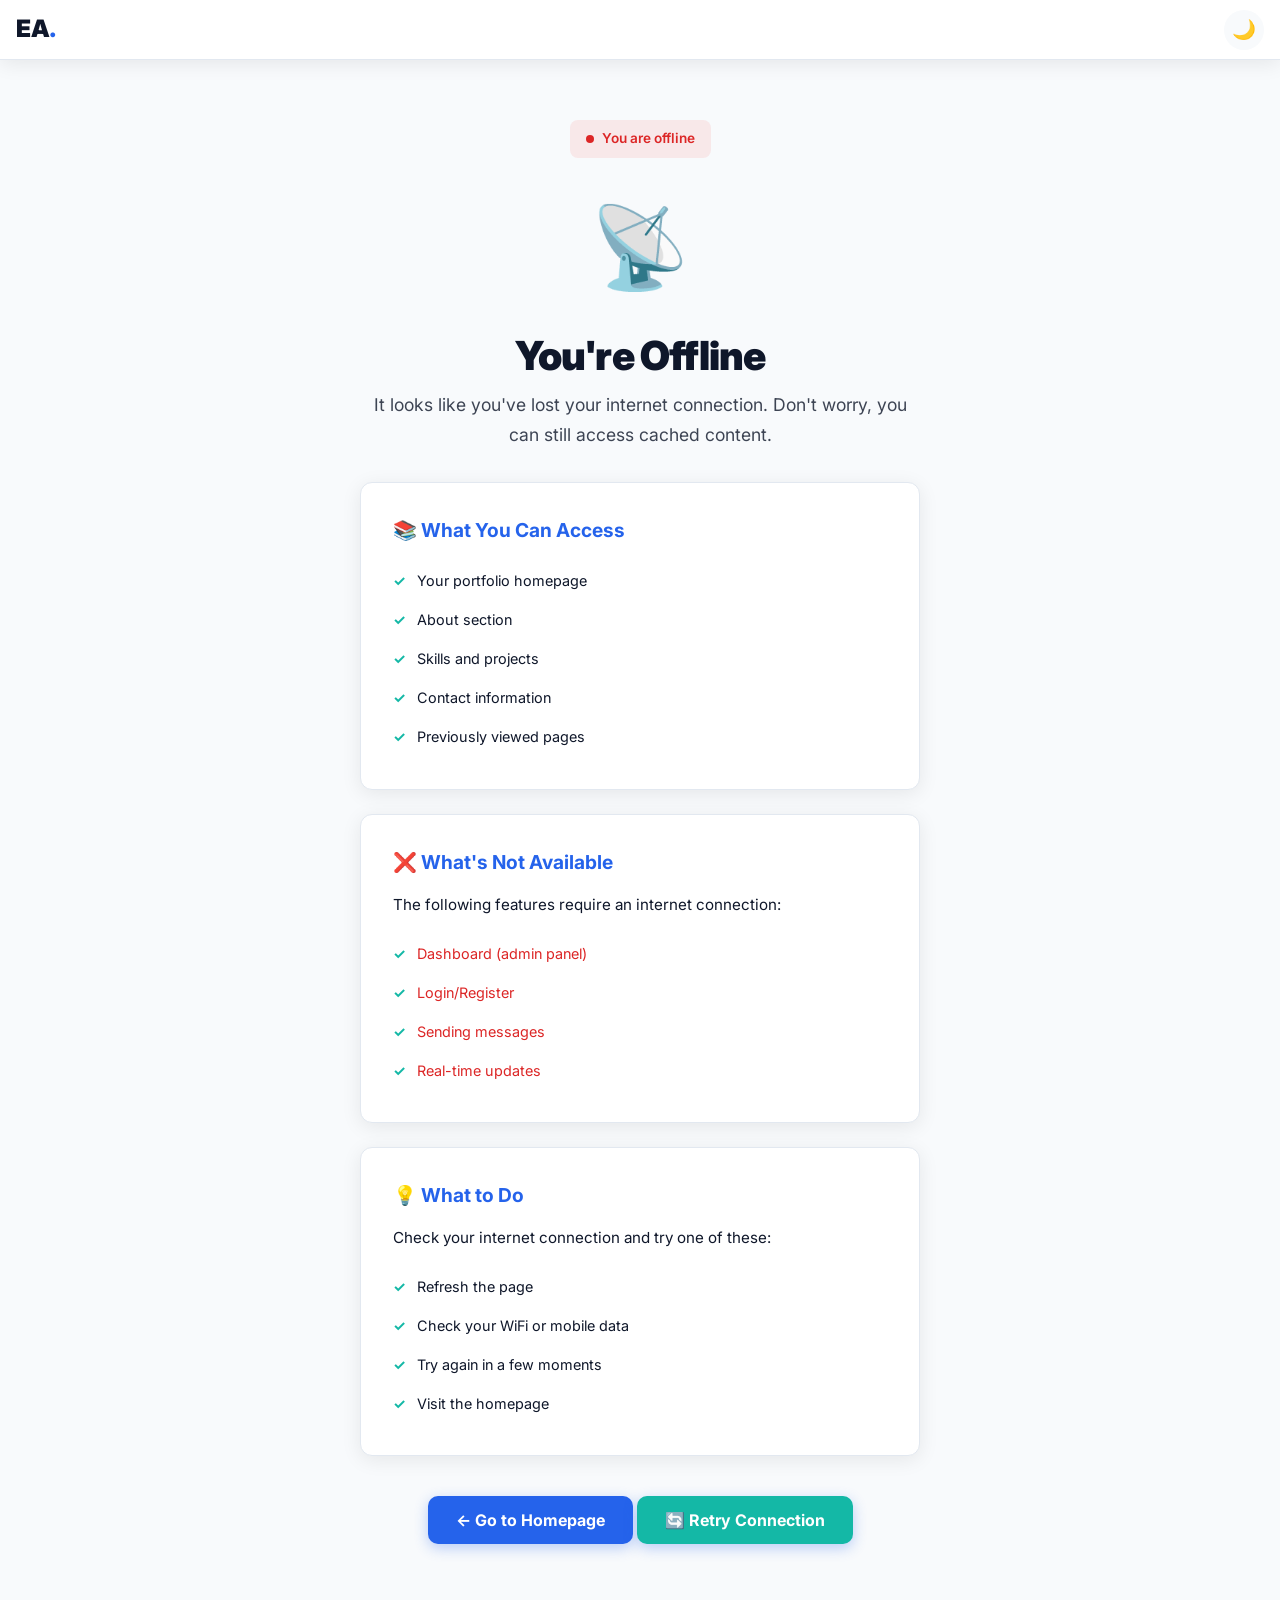
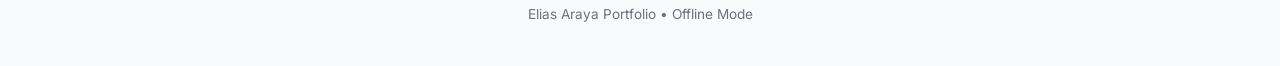
<file: offline.html>
<!DOCTYPE html>
<html lang="en" data-theme="light">
<head>
<meta charset="UTF-8"/>
<meta name="viewport" content="width=device-width,initial-scale=1.0"/>
<title>Offline – Elias Araya Portfolio</title>
<link href="https://fonts.googleapis.com/css2?family=Inter:wght@400;500;600;700;800;900&display=swap" rel="stylesheet"/>
<style>
:root {
  --primary: #2563EB;
  --primary-dark: #1D4ED8;
  --accent: #14B8A6;
  --bg-light: #F8FAFC;
  --bg-dark: #0F172A;
  --card-light: #FFFFFF;
  --card-dark: #1E293B;
  --text-light: #0F172A;
  --text-dark: #F1F5F9;
  --border-light: #E2E8F0;
  --border-dark: #334155;
  --shadow: 0 4px 20px rgba(0,0,0,0.08);
  --radius: 12px;
  --transition: 0.3s ease;
}

[data-theme="dark"] {
  --bg-light: var(--bg-dark);
  --card-light: var(--card-dark);
  --text-light: var(--text-dark);
  --border-light: var(--border-dark);
}

* {
  margin: 0;
  padding: 0;
  box-sizing: border-box;
}

html {
  scroll-behavior: smooth;
  font-size: 16px;
}

body {
  font-family: 'Inter', -apple-system, BlinkMacSystemFont, 'Segoe UI', sans-serif;
  background: var(--bg-light);
  color: var(--text-light);
  line-height: 1.6;
  transition: background var(--transition), color var(--transition);
  min-height: 100vh;
  display: flex;
  flex-direction: column;
  align-items: center;
  justify-content: center;
  padding: 20px;
}

/* ===== HEADER ===== */
header {
  position: fixed;
  top: 0;
  left: 0;
  right: 0;
  height: 60px;
  background: rgba(255,255,255,0.95);
  backdrop-filter: blur(10px);
  border-bottom: 1px solid var(--border-light);
  z-index: 1000;
  display: flex;
  align-items: center;
  justify-content: space-between;
  padding: 0 16px;
  box-shadow: var(--shadow);
}

[data-theme="dark"] header {
  background: rgba(15,23,42,0.95);
  border-bottom-color: var(--border-dark);
}

.logo {
  font-size: 1.5rem;
  font-weight: 900;
  color: var(--text-light);
  text-decoration: none;
  letter-spacing: -0.02em;
}

.logo span {
  color: var(--primary);
}

.theme-toggle {
  width: 40px;
  height: 40px;
  border-radius: 50%;
  border: none;
  background: var(--bg-light);
  cursor: pointer;
  font-size: 1.2rem;
  display: flex;
  align-items: center;
  justify-content: center;
  transition: transform var(--transition);
}

[data-theme="dark"] .theme-toggle {
  background: var(--card-dark);
}

.theme-toggle:active {
  transform: scale(0.95);
}

/* ===== MAIN CONTENT ===== */
main {
  margin-top: 60px;
  text-align: center;
  max-width: 600px;
  padding: 40px 20px;
}

.offline-icon {
  font-size: 5rem;
  margin-bottom: 24px;
  animation: float 3s ease-in-out infinite;
}

@keyframes float {
  0%, 100% { transform: translateY(0px); }
  50% { transform: translateY(-20px); }
}

h1 {
  font-size: 2.5rem;
  font-weight: 900;
  margin-bottom: 12px;
  letter-spacing: -0.02em;
  line-height: 1.1;
}

.subtitle {
  font-size: 1.1rem;
  color: var(--text-light);
  margin-bottom: 32px;
  line-height: 1.7;
  opacity: 0.8;
}

[data-theme="dark"] .subtitle {
  color: var(--text-dark);
}

.offline-card {
  background: var(--card-light);
  border: 1px solid var(--border-light);
  border-radius: var(--radius);
  padding: 32px;
  box-shadow: var(--shadow);
  margin-bottom: 24px;
  text-align: left;
}

[data-theme="dark"] .offline-card {
  background: var(--card-dark);
  border-color: var(--border-dark);
}

.offline-card h2 {
  font-size: 1.2rem;
  font-weight: 700;
  margin-bottom: 16px;
  color: var(--primary);
}

.offline-card p {
  font-size: 0.95rem;
  line-height: 1.6;
  color: var(--text-light);
  margin-bottom: 12px;
}

[data-theme="dark"] .offline-card p {
  color: var(--text-dark);
}

.offline-card p:last-child {
  margin-bottom: 0;
}

.offline-list {
  list-style: none;
  margin-top: 16px;
}

.offline-list li {
  padding: 8px 0;
  font-size: 0.9rem;
  color: var(--text-light);
}

[data-theme="dark"] .offline-list li {
  color: var(--text-dark);
}

.offline-list li::before {
  content: "✓ ";
  color: var(--accent);
  font-weight: 700;
  margin-right: 8px;
}

.btn {
  display: inline-block;
  padding: 14px 28px;
  border-radius: 10px;
  border: none;
  font-size: 1rem;
  font-weight: 700;
  cursor: pointer;
  transition: all var(--transition);
  font-family: inherit;
  text-decoration: none;
  margin-top: 16px;
}

.btn-primary {
  background: var(--primary);
  color: white;
  box-shadow: 0 4px 14px rgba(37,99,235,0.3);
}

.btn-primary:hover {
  background: var(--primary-dark);
  transform: translateY(-2px);
  box-shadow: 0 6px 20px rgba(37,99,235,0.4);
}

.btn-primary:active {
  transform: scale(0.98);
}

.status-indicator {
  display: inline-flex;
  align-items: center;
  gap: 8px;
  padding: 8px 16px;
  background: rgba(239,68,68,0.1);
  color: #DC2626;
  border-radius: 8px;
  font-size: 0.85rem;
  font-weight: 600;
  margin-bottom: 24px;
}

.status-dot {
  width: 8px;
  height: 8px;
  border-radius: 50%;
  background: #DC2626;
  animation: pulse 2s ease-in-out infinite;
}

@keyframes pulse {
  0%, 100% { opacity: 1; }
  50% { opacity: 0.5; }
}

/* ===== FOOTER ===== */
footer {
  margin-top: auto;
  padding: 20px;
  text-align: center;
  font-size: 0.85rem;
  color: var(--text-light);
  opacity: 0.6;
}

[data-theme="dark"] footer {
  color: var(--text-dark);
}

@media (max-width: 640px) {
  h1 {
    font-size: 2rem;
  }
  
  .offline-icon {
    font-size: 3.5rem;
  }
  
  .offline-card {
    padding: 24px;
  }
  
  main {
    padding: 20px;
  }
}
</style>
</head>
<body>

<!-- HEADER -->
<header>
  <a href="/" class="logo">EA<span>.</span></a>
  <button class="theme-toggle" id="themeToggle">🌙</button>
</header>

<!-- MAIN CONTENT -->
<main>
  <div class="status-indicator">
    <span class="status-dot"></span>
    You are offline
  </div>
  
  <div class="offline-icon">📡</div>
  
  <h1>You're Offline</h1>
  <p class="subtitle">It looks like you've lost your internet connection. Don't worry, you can still access cached content.</p>
  
  <div class="offline-card">
    <h2>📚 What You Can Access</h2>
    <ul class="offline-list">
      <li>Your portfolio homepage</li>
      <li>About section</li>
      <li>Skills and projects</li>
      <li>Contact information</li>
      <li>Previously viewed pages</li>
    </ul>
  </div>
  
  <div class="offline-card">
    <h2>❌ What's Not Available</h2>
    <p>The following features require an internet connection:</p>
    <ul class="offline-list" style="list-style: none;">
      <li style="color: #DC2626;">Dashboard (admin panel)</li>
      <li style="color: #DC2626;">Login/Register</li>
      <li style="color: #DC2626;">Sending messages</li>
      <li style="color: #DC2626;">Real-time updates</li>
    </ul>
  </div>
  
  <div class="offline-card">
    <h2>💡 What to Do</h2>
    <p>Check your internet connection and try one of these:</p>
    <ul class="offline-list">
      <li>Refresh the page</li>
      <li>Check your WiFi or mobile data</li>
      <li>Try again in a few moments</li>
      <li>Visit the homepage</li>
    </ul>
  </div>
  
  <button class="btn btn-primary" onclick="location.href='/'">← Go to Homepage</button>
  <button class="btn btn-primary" onclick="location.reload()" style="background: var(--accent);">🔄 Retry Connection</button>
</main>

<!-- FOOTER -->
<footer>
  <p>Elias Araya Portfolio • Offline Mode</p>
</footer>

<script>
// Theme toggle
const themeToggle = document.getElementById('themeToggle');
const savedTheme = localStorage.getItem('theme') || 'light';
document.documentElement.setAttribute('data-theme', savedTheme);
themeToggle.textContent = savedTheme === 'dark' ? '☀️' : '🌙';

themeToggle.addEventListener('click', () => {
  const isDark = document.documentElement.getAttribute('data-theme') === 'dark';
  const newTheme = isDark ? 'light' : 'dark';
  document.documentElement.setAttribute('data-theme', newTheme);
  localStorage.setItem('theme', newTheme);
  themeToggle.textContent = newTheme === 'dark' ? '☀️' : '🌙';
});

// Check connection status
window.addEventListener('online', () => {
  console.log('Connection restored');
  // Optionally redirect to homepage
  setTimeout(() => {
    location.href = '/';
  }, 2000);
});

window.addEventListener('offline', () => {
  console.log('Connection lost');
});
</script>

</body>
</html>
</file>
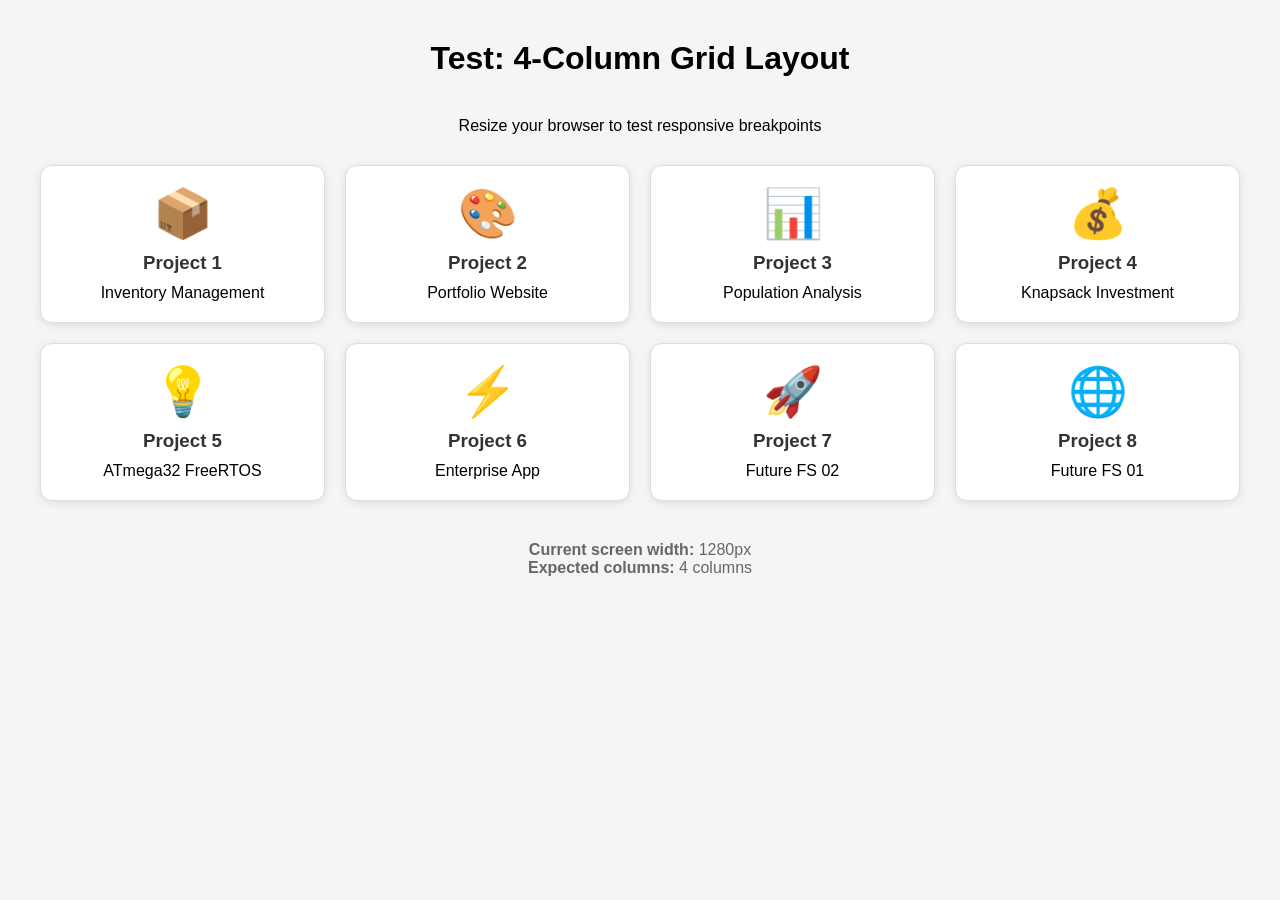
<file: tests/test-grid.html>
<!DOCTYPE html>
<html lang="en">
<head>
    <meta charset="UTF-8">
    <meta name="viewport" content="width=device-width, initial-scale=1.0">
    <title>Test 4-Column Grid</title>
    <style>
        * {
            margin: 0;
            padding: 0;
            box-sizing: border-box;
        }
        
        body {
            font-family: Arial, sans-serif;
            padding: 40px;
            background: #f5f5f5;
        }
        
        h1 {
            text-align: center;
            margin-bottom: 40px;
        }
        
        .projects-grid {
            display: grid;
            grid-template-columns: repeat(4, 1fr);
            gap: 20px;
            max-width: 1400px;
            margin: 0 auto;
        }
        
        .project-card {
            background: white;
            border: 1px solid #ddd;
            border-radius: 12px;
            padding: 20px;
            text-align: center;
            box-shadow: 0 2px 8px rgba(0,0,0,0.1);
        }
        
        .project-card h3 {
            margin: 10px 0;
            color: #333;
        }
        
        .emoji {
            font-size: 3rem;
        }
        
        @media (max-width: 1199px) {
            .projects-grid {
                grid-template-columns: repeat(3, 1fr);
            }
        }
        
        @media (max-width: 899px) {
            .projects-grid {
                grid-template-columns: repeat(2, 1fr);
            }
        }
        
        @media (max-width: 599px) {
            .projects-grid {
                grid-template-columns: 1fr;
            }
        }
    </style>
</head>
<body>
    <h1>Test: 4-Column Grid Layout</h1>
    <p style="text-align:center;margin-bottom:30px;">Resize your browser to test responsive breakpoints</p>
    
    <div class="projects-grid">
        <div class="project-card">
            <div class="emoji">📦</div>
            <h3>Project 1</h3>
            <p>Inventory Management</p>
        </div>
        
        <div class="project-card">
            <div class="emoji">🎨</div>
            <h3>Project 2</h3>
            <p>Portfolio Website</p>
        </div>
        
        <div class="project-card">
            <div class="emoji">📊</div>
            <h3>Project 3</h3>
            <p>Population Analysis</p>
        </div>
        
        <div class="project-card">
            <div class="emoji">💰</div>
            <h3>Project 4</h3>
            <p>Knapsack Investment</p>
        </div>
        
        <div class="project-card">
            <div class="emoji">💡</div>
            <h3>Project 5</h3>
            <p>ATmega32 FreeRTOS</p>
        </div>
        
        <div class="project-card">
            <div class="emoji">⚡</div>
            <h3>Project 6</h3>
            <p>Enterprise App</p>
        </div>
        
        <div class="project-card">
            <div class="emoji">🚀</div>
            <h3>Project 7</h3>
            <p>Future FS 02</p>
        </div>
        
        <div class="project-card">
            <div class="emoji">🌐</div>
            <h3>Project 8</h3>
            <p>Future FS 01</p>
        </div>
    </div>
    
    <div style="margin-top:40px;text-align:center;color:#666;">
        <p><strong>Current screen width:</strong> <span id="width"></span>px</p>
        <p><strong>Expected columns:</strong> <span id="columns"></span></p>
    </div>
    
    <script>
        function updateInfo() {
            const width = window.innerWidth;
            document.getElementById('width').textContent = width;
            
            let cols;
            if (width >= 1200) cols = '4 columns';
            else if (width >= 900) cols = '3 columns';
            else if (width >= 600) cols = '2 columns';
            else cols = '1 column';
            
            document.getElementById('columns').textContent = cols;
        }
        
        updateInfo();
        window.addEventListener('resize', updateInfo);
    </script>
</body>
</html>
</file>
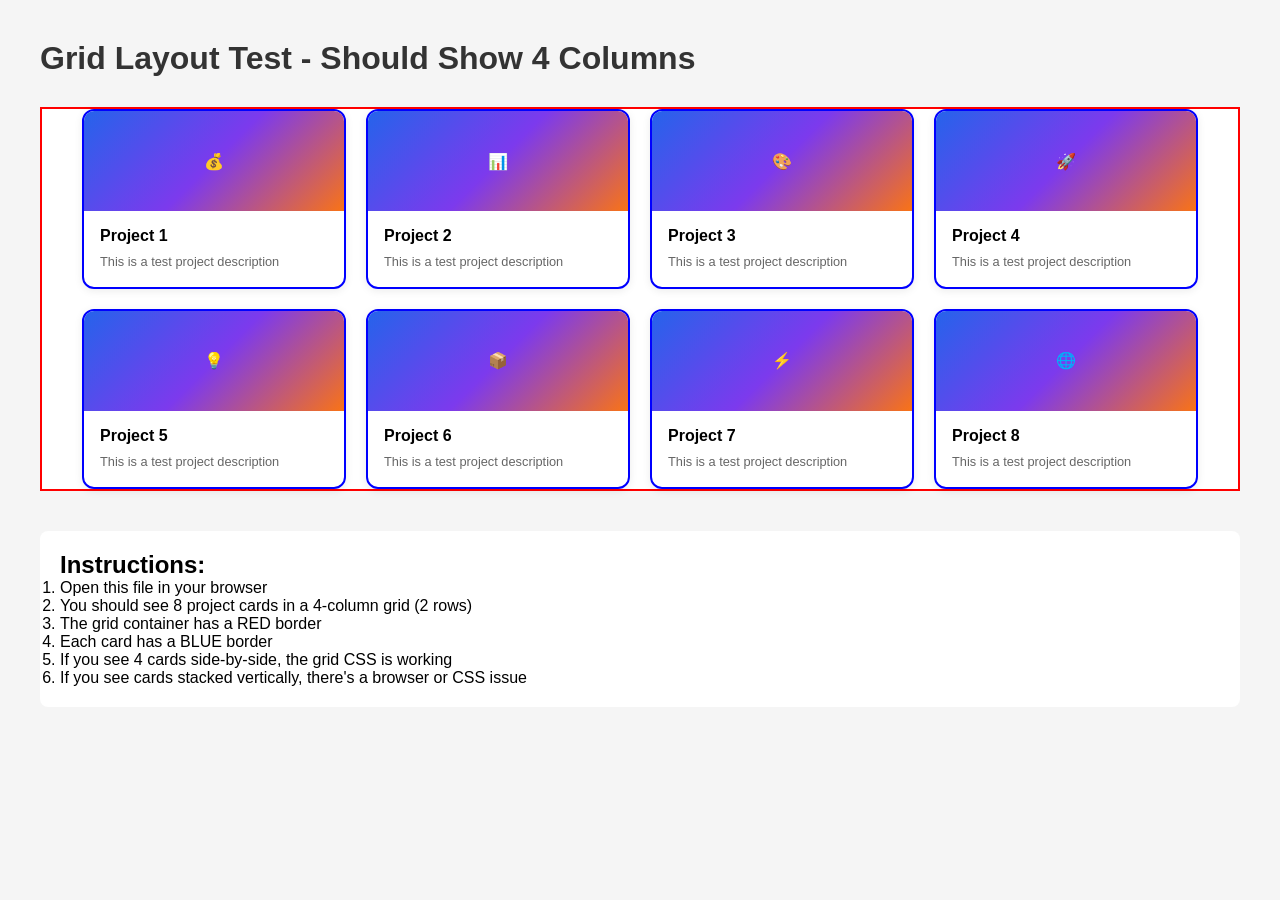
<file: tests/test-projects-grid.html>
<!DOCTYPE html>
<html lang="en">
<head>
<meta charset="UTF-8">
<meta name="viewport" content="width=device-width, initial-scale=1.0">
<title>Grid Test</title>
<style>
  * {
    margin: 0;
    padding: 0;
    box-sizing: border-box;
  }
  
  body {
    font-family: Arial, sans-serif;
    padding: 40px;
    background: #f5f5f5;
  }
  
  h1 {
    margin-bottom: 30px;
    color: #333;
  }
  
  /* EXACT COPY OF YOUR GRID CSS */
  #projects .projects-grid {
    display: grid !important;
    grid-template-columns: repeat(4, 1fr) !important;
    gap: 20px !important;
    max-width: 1400px !important;
    margin: 0 auto !important;
    padding: 0 40px !important;
    background: #fff;
    border: 2px solid red;
  }
  
  .project-card-enhanced {
    background: rgba(255, 255, 255, 0.95);
    border: 1px solid rgba(59, 130, 246, 0.15);
    border-radius: 12px;
    overflow: hidden;
    box-shadow: 0 2px 8px rgba(0, 0, 0, 0.08);
    transition: all 0.3s ease;
    display: flex;
    flex-direction: column;
    height: 100%;
    max-height: 380px;
    position: relative;
    border: 2px solid blue;
  }
  
  .project-image-wrapper {
    position: relative;
    width: 100%;
    height: 100px;
    overflow: hidden;
    background: linear-gradient(135deg, #2563eb 0%, #7c3aed 50%, #f97316 100%);
    display: flex;
    align-items: center;
    justify-content: center;
    flex-shrink: 0;
  }
  
  .project-content {
    padding: 16px;
    flex: 1;
    display: flex;
    flex-direction: column;
    gap: 8px;
  }
  
  .project-title {
    font-size: 1rem;
    font-weight: 800;
    margin: 0;
  }
  
  .project-description {
    font-size: 0.8rem;
    color: #666;
    line-height: 1.4;
    margin: 0;
  }
</style>
</head>
<body>
  <h1>Grid Layout Test - Should Show 4 Columns</h1>
  
  <section id="projects">
    <div class="projects-grid">
      <div class="project-card-enhanced">
        <div class="project-image-wrapper">💰</div>
        <div class="project-content">
          <h3 class="project-title">Project 1</h3>
          <p class="project-description">This is a test project description</p>
        </div>
      </div>
      
      <div class="project-card-enhanced">
        <div class="project-image-wrapper">📊</div>
        <div class="project-content">
          <h3 class="project-title">Project 2</h3>
          <p class="project-description">This is a test project description</p>
        </div>
      </div>
      
      <div class="project-card-enhanced">
        <div class="project-image-wrapper">🎨</div>
        <div class="project-content">
          <h3 class="project-title">Project 3</h3>
          <p class="project-description">This is a test project description</p>
        </div>
      </div>
      
      <div class="project-card-enhanced">
        <div class="project-image-wrapper">🚀</div>
        <div class="project-content">
          <h3 class="project-title">Project 4</h3>
          <p class="project-description">This is a test project description</p>
        </div>
      </div>
      
      <div class="project-card-enhanced">
        <div class="project-image-wrapper">💡</div>
        <div class="project-content">
          <h3 class="project-title">Project 5</h3>
          <p class="project-description">This is a test project description</p>
        </div>
      </div>
      
      <div class="project-card-enhanced">
        <div class="project-image-wrapper">📦</div>
        <div class="project-content">
          <h3 class="project-title">Project 6</h3>
          <p class="project-description">This is a test project description</p>
        </div>
      </div>
      
      <div class="project-card-enhanced">
        <div class="project-image-wrapper">⚡</div>
        <div class="project-content">
          <h3 class="project-title">Project 7</h3>
          <p class="project-description">This is a test project description</p>
        </div>
      </div>
      
      <div class="project-card-enhanced">
        <div class="project-image-wrapper">🌐</div>
        <div class="project-content">
          <h3 class="project-title">Project 8</h3>
          <p class="project-description">This is a test project description</p>
        </div>
      </div>
    </div>
  </section>
  
  <div style="margin-top: 40px; padding: 20px; background: #fff; border-radius: 8px;">
    <h2>Instructions:</h2>
    <ol>
      <li>Open this file in your browser</li>
      <li>You should see 8 project cards in a 4-column grid (2 rows)</li>
      <li>The grid container has a RED border</li>
      <li>Each card has a BLUE border</li>
      <li>If you see 4 cards side-by-side, the grid CSS is working</li>
      <li>If you see cards stacked vertically, there's a browser or CSS issue</li>
    </ol>
  </div>
</body>
</html>
</file>
